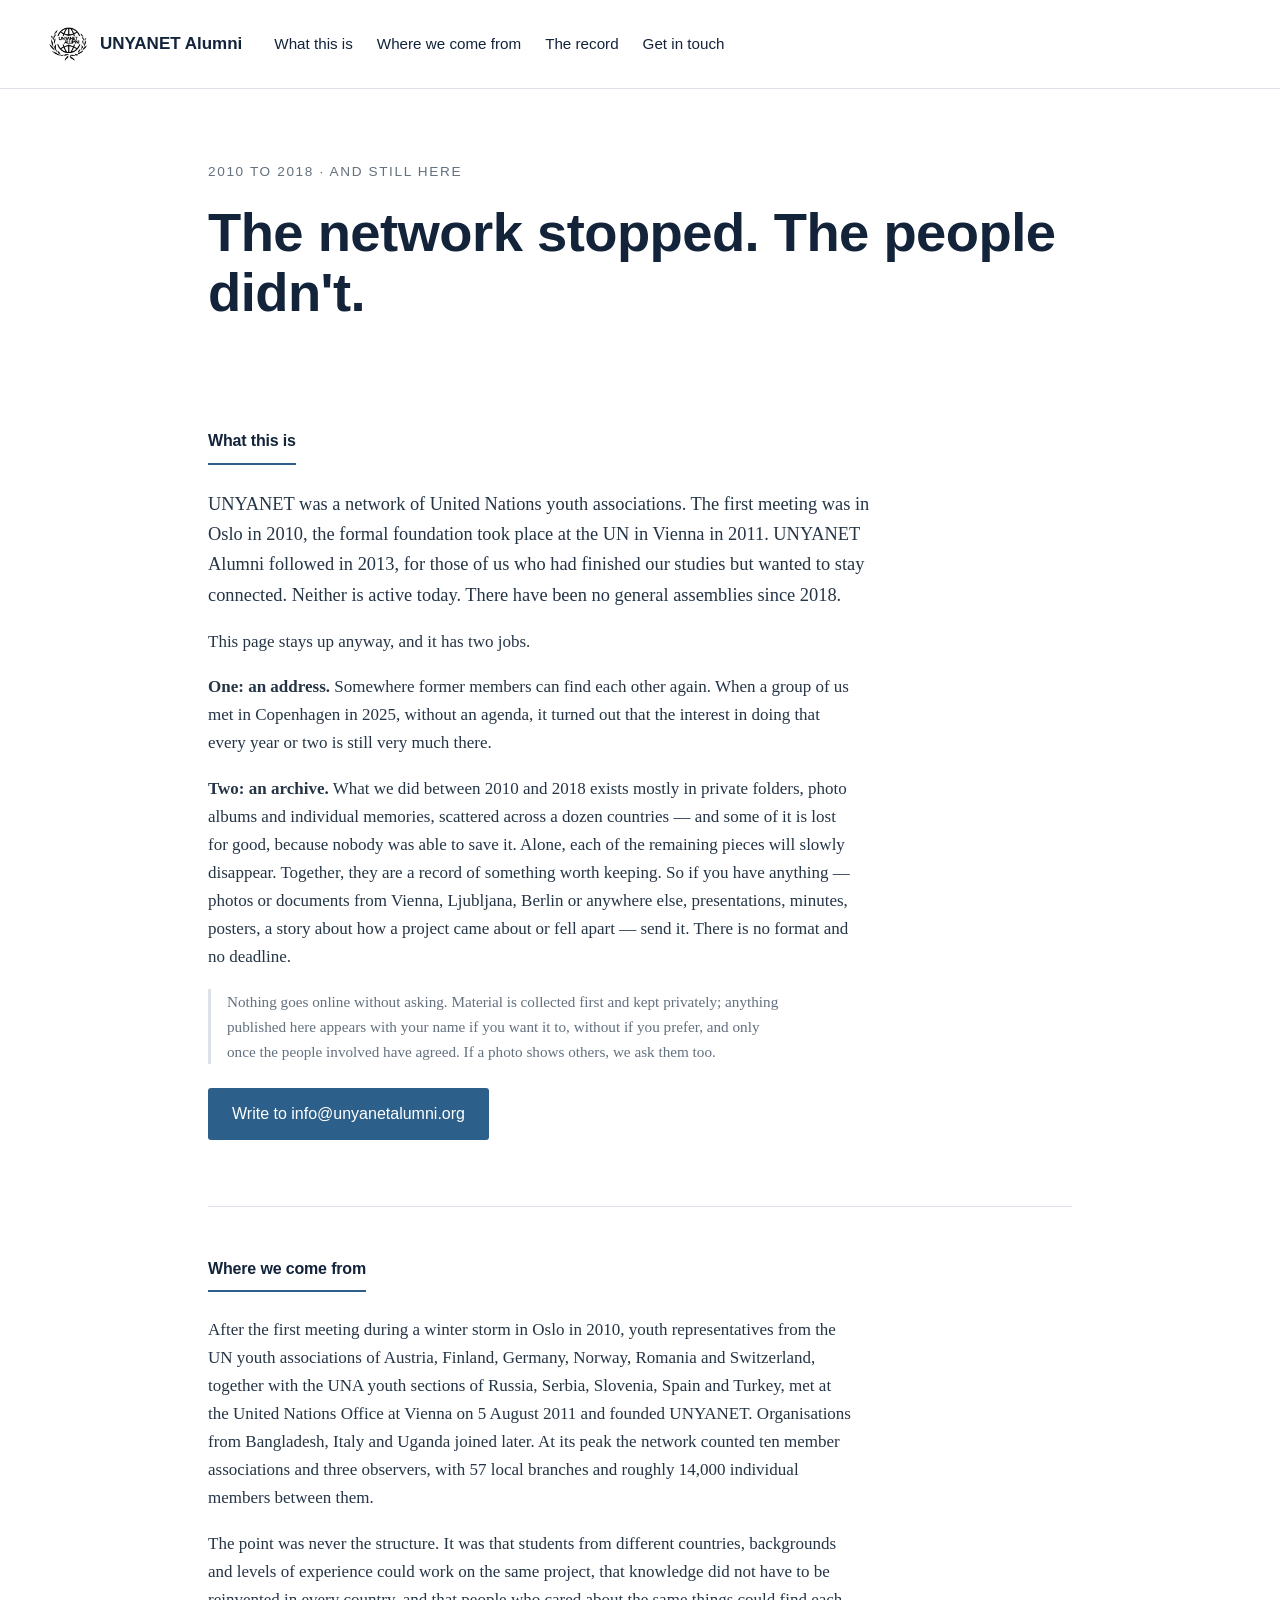
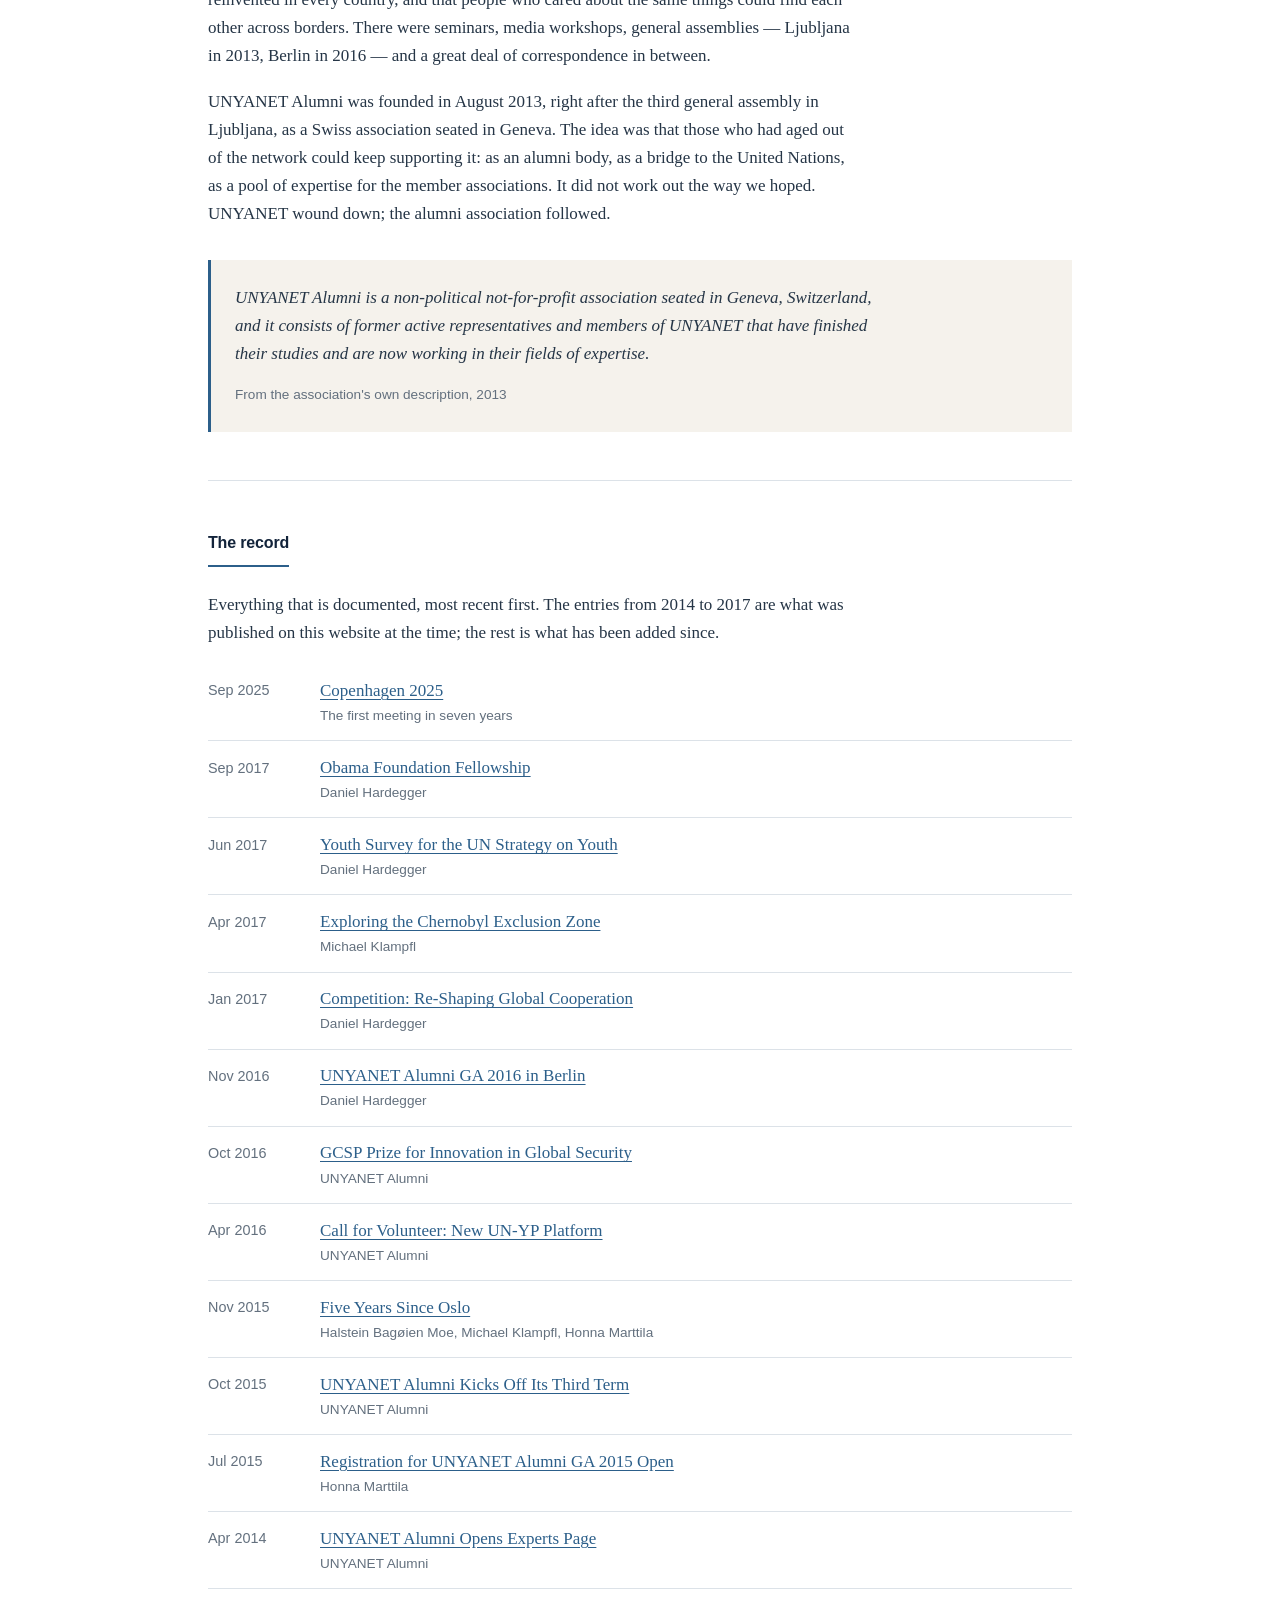
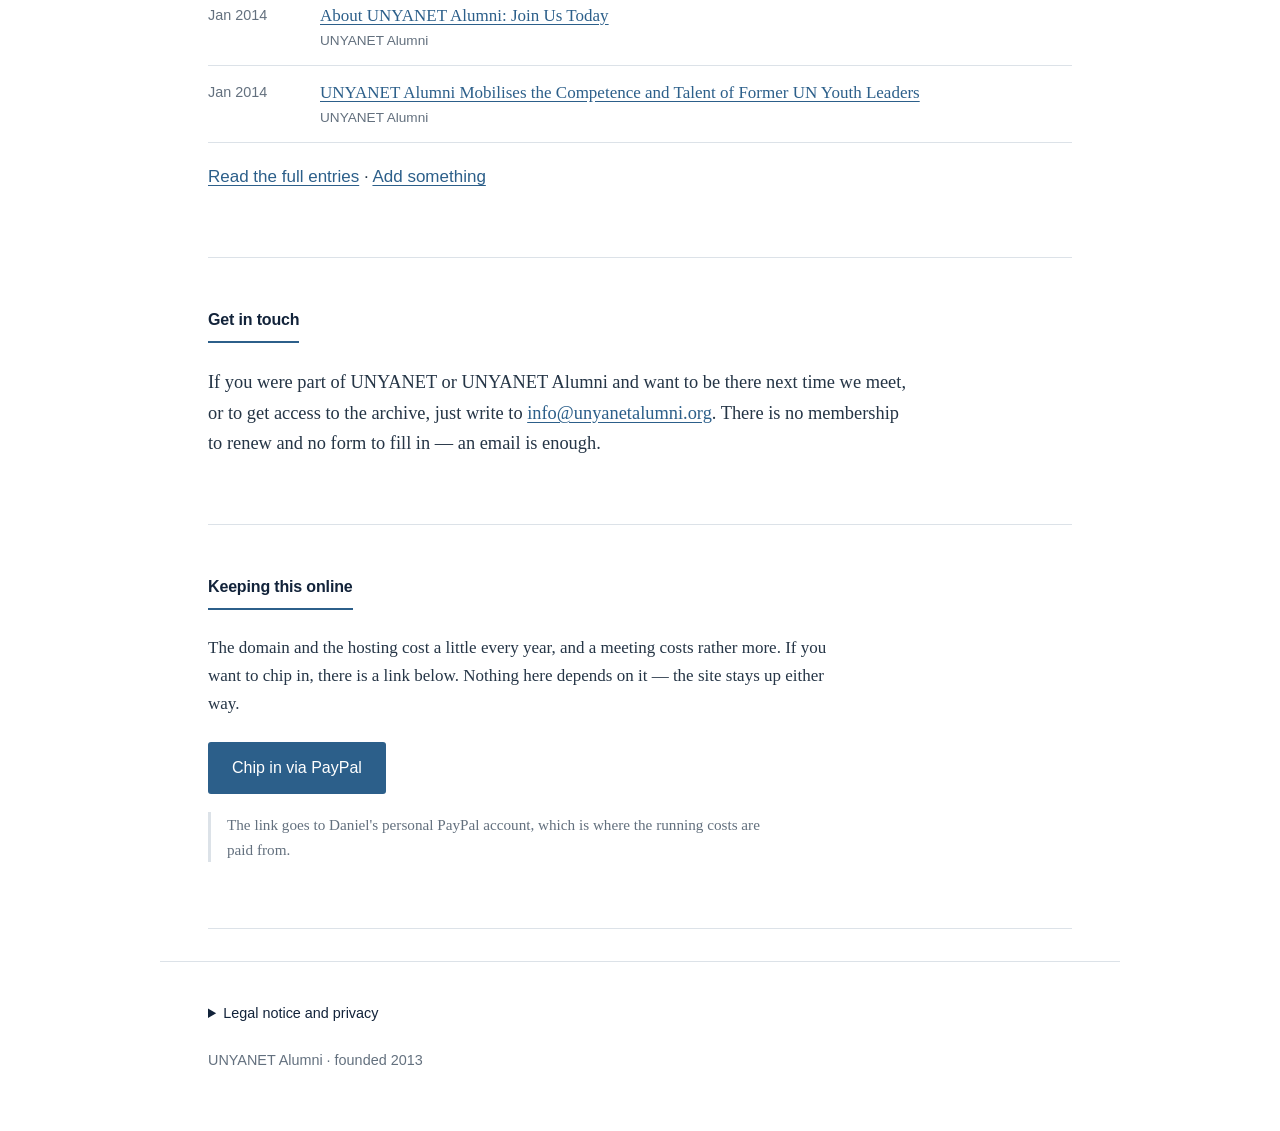
<file: index.html>
<!DOCTYPE html>
<html lang="en">
<head>
  <meta charset="utf-8">
  <meta name="viewport" content="width=device-width, initial-scale=1">
  <title>UNYANET Alumni</title>
  <meta name="description" content="UNYANET brought together United Nations youth associations from 2010 to 2018. The network is no longer active, but the people are still here. This page is where we find each other.">
  <link rel="canonical" href="https://unyanetalumni.org/">
  <link rel="stylesheet" href="style.css">
  <link rel="icon" type="image/png" sizes="512x512" href="assets/favicon.png">
  <link rel="apple-touch-icon" href="assets/favicon.png">
</head>
<body>

<header class="top">
  <a href="#" class="brand">
    <img src="assets/logo.png" alt="" width="120" height="120">
    <span>UNYANET Alumni</span>
  </a>
  <nav aria-label="Contents">
    <a href="#about">What this is</a>
    <a href="#history">Where we come from</a>
    <a href="#record">The record</a>
    <a href="#contact">Get in touch</a>
  </nav>
</header>

<main>

  <section class="hero">
    <p class="kicker">2010 to 2018 · and still here</p>
    <h1>The network stopped. The people didn't.</h1>
  </section>

  <section id="about">
    <h2>What this is</h2>
    <p class="lead">UNYANET was a network of United Nations youth associations. The first meeting was in Oslo in 2010, the formal foundation took place at the UN in Vienna in 2011. UNYANET Alumni followed in 2013, for those of us who had finished our studies but wanted to stay connected. Neither is active today. There have been no general assemblies since 2018.</p>
    <p>This page stays up anyway, and it has two jobs.</p>
    <p><strong>One: an address.</strong> Somewhere former members can find each other again. When a group of us met in Copenhagen in 2025, without an agenda, it turned out that the interest in doing that every year or two is still very much there.</p>
    <p><strong>Two: an archive.</strong> What we did between 2010 and 2018 exists mostly in private folders, photo albums and individual memories, scattered across a dozen countries — and some of it is lost for good, because nobody was able to save it. Alone, each of the remaining pieces will slowly disappear. Together, they are a record of something worth keeping. So if you have anything — photos or documents from Vienna, Ljubljana, Berlin or anywhere else, presentations, minutes, posters, a story about how a project came about or fell apart — send it. There is no format and no deadline.</p>
    <p class="note">Nothing goes online without asking. Material is collected first and kept privately; anything published here appears with your name if you want it to, without if you prefer, and only once the people involved have agreed. If a photo shows others, we ask them too.</p>
    <p class="cta"><a href="mailto:info@unyanetalumni.org?subject=Archive">Write to info@unyanetalumni.org</a></p>
  </section>

  <section id="history">
    <h2>Where we come from</h2>
    <p>After the first meeting during a winter storm in Oslo in 2010, youth representatives from the UN youth associations of Austria, Finland, Germany, Norway, Romania and Switzerland, together with the UNA youth sections of Russia, Serbia, Slovenia, Spain and Turkey, met at the United Nations Office at Vienna on 5 August 2011 and founded UNYANET. Organisations from Bangladesh, Italy and Uganda joined later. At its peak the network counted ten member associations and three observers, with 57 local branches and roughly 14,000 individual members between them.</p>
    <p>The point was never the structure. It was that students from different countries, backgrounds and levels of experience could work on the same project, that knowledge did not have to be reinvented in every country, and that people who cared about the same things could find each other across borders. There were seminars, media workshops, general assemblies — Ljubljana in 2013, Berlin in 2016 — and a great deal of correspondence in between.</p>
    <p>UNYANET Alumni was founded in August 2013, right after the third general assembly in Ljubljana, as a Swiss association seated in Geneva. The idea was that those who had aged out of the network could keep supporting it: as an alumni body, as a bridge to the United Nations, as a pool of expertise for the member associations. It did not work out the way we hoped. UNYANET wound down; the alumni association followed.</p>
    <blockquote>
      <p>UNYANET Alumni is a non-political not-for-profit association seated in Geneva, Switzerland, and it consists of former active representatives and members of UNYANET that have finished their studies and are now working in their fields of expertise.</p>
      <cite>From the association's own description, 2013</cite>
    </blockquote>
  </section>

  <section id="record">
    <h2>The record</h2>
    <p>Everything that is documented, most recent first. The entries from 2014 to 2017 are what was published on this website at the time; the rest is what has been added since.</p>
    <ul class="list">
      <li><span class="when">Sep 2025</span><span><a href="archive.html#copenhagen-2025">Copenhagen 2025</a><small>The first meeting in seven years</small></span></li>
      <li><span class="when">Sep 2017</span><span><a href="archive.html#obama-fellowship">Obama Foundation Fellowship</a><small>Daniel Hardegger</small></span></li>
      <li><span class="when">Jun 2017</span><span><a href="archive.html#youth-survey">Youth Survey for the UN Strategy on Youth</a><small>Daniel Hardegger</small></span></li>
      <li><span class="when">Apr 2017</span><span><a href="archive.html#chernobyl">Exploring the Chernobyl Exclusion Zone</a><small>Michael Klampfl</small></span></li>
      <li><span class="when">Jan 2017</span><span><a href="archive.html#competition">Competition: Re-Shaping Global Cooperation</a><small>Daniel Hardegger</small></span></li>
      <li><span class="when">Nov 2016</span><span><a href="archive.html#ga-2016">UNYANET Alumni GA 2016 in Berlin</a><small>Daniel Hardegger</small></span></li>
      <li><span class="when">Oct 2016</span><span><a href="archive.html#gcsp-prize">GCSP Prize for Innovation in Global Security</a><small>UNYANET Alumni</small></span></li>
      <li><span class="when">Apr 2016</span><span><a href="archive.html#un-yp">Call for Volunteer: New UN-YP Platform</a><small>UNYANET Alumni</small></span></li>
      <li><span class="when">Nov 2015</span><span><a href="archive.html#oslo">Five Years Since Oslo</a><small>Halstein Bagøien Moe, Michael Klampfl, Honna Marttila</small></span></li>
      <li><span class="when">Oct 2015</span><span><a href="archive.html#third-term">UNYANET Alumni Kicks Off Its Third Term</a><small>UNYANET Alumni</small></span></li>
      <li><span class="when">Jul 2015</span><span><a href="archive.html#ga-2015">Registration for UNYANET Alumni GA 2015 Open</a><small>Honna Marttila</small></span></li>
      <li><span class="when">Apr 2014</span><span><a href="archive.html#experts">UNYANET Alumni Opens Experts Page</a><small>UNYANET Alumni</small></span></li>
      <li><span class="when">Jan 2014</span><span><a href="archive.html#join-us">About UNYANET Alumni: Join Us Today</a><small>UNYANET Alumni</small></span></li>
      <li><span class="when">Jan 2014</span><span><a href="archive.html#founded">UNYANET Alumni Mobilises the Competence and Talent of Former UN Youth Leaders</a><small>UNYANET Alumni</small></span></li>
    </ul>
    <p class="more"><a href="archive.html">Read the full entries</a> · <a href="#about">Add something</a></p>
  </section>

  <section id="contact">
    <h2>Get in touch</h2>
    <p class="lead">If you were part of UNYANET or UNYANET Alumni and want to be there next time we meet, or to get access to the archive, just write to <a href="mailto:info@unyanetalumni.org">info@unyanetalumni.org</a>. There is no membership to renew and no form to fill in — an email is enough.</p>
  </section>

  <section id="support">
    <h2>Keeping this online</h2>
    <p>The domain and the hosting cost a little every year, and a meeting costs rather more. If you want to chip in, there is a link below. Nothing here depends on it — the site stays up either way.</p>
    <p class="cta"><a href="https://www.paypal.com/paypalme/hardeggerdaniel" target="_blank" rel="noopener">Chip in via PayPal</a></p>
    <p class="note">The link goes to Daniel's personal PayPal account, which is where the running costs are paid from.</p>
  </section>

</main>

<footer>
  <details>
    <summary>Legal notice and privacy</summary>
    <p><strong>Responsible:</strong> Daniel Hardegger, c/o UNYANET Alumni, Kreuzstrasse 3h, 9032 Engelburg, Switzerland. Email: info@unyanetalumni.org.</p>
    <p><strong>Privacy:</strong> This site sets no cookies, loads no external scripts or fonts and uses no analytics or tracking. The hosting provider GitHub, Inc. (GitHub Pages) processes technically necessary access data such as IP address and time in server logs; see <a href="https://docs.github.com/en/site-policy/privacy-policies/github-general-privacy-statement">GitHub's privacy statement</a>. The PayPal link opens in a new tab; PayPal's own terms and privacy policy apply there.</p>
  </details>
  <p class="copy">UNYANET Alumni · founded 2013</p>
</footer>

</body>
</html>
</file>
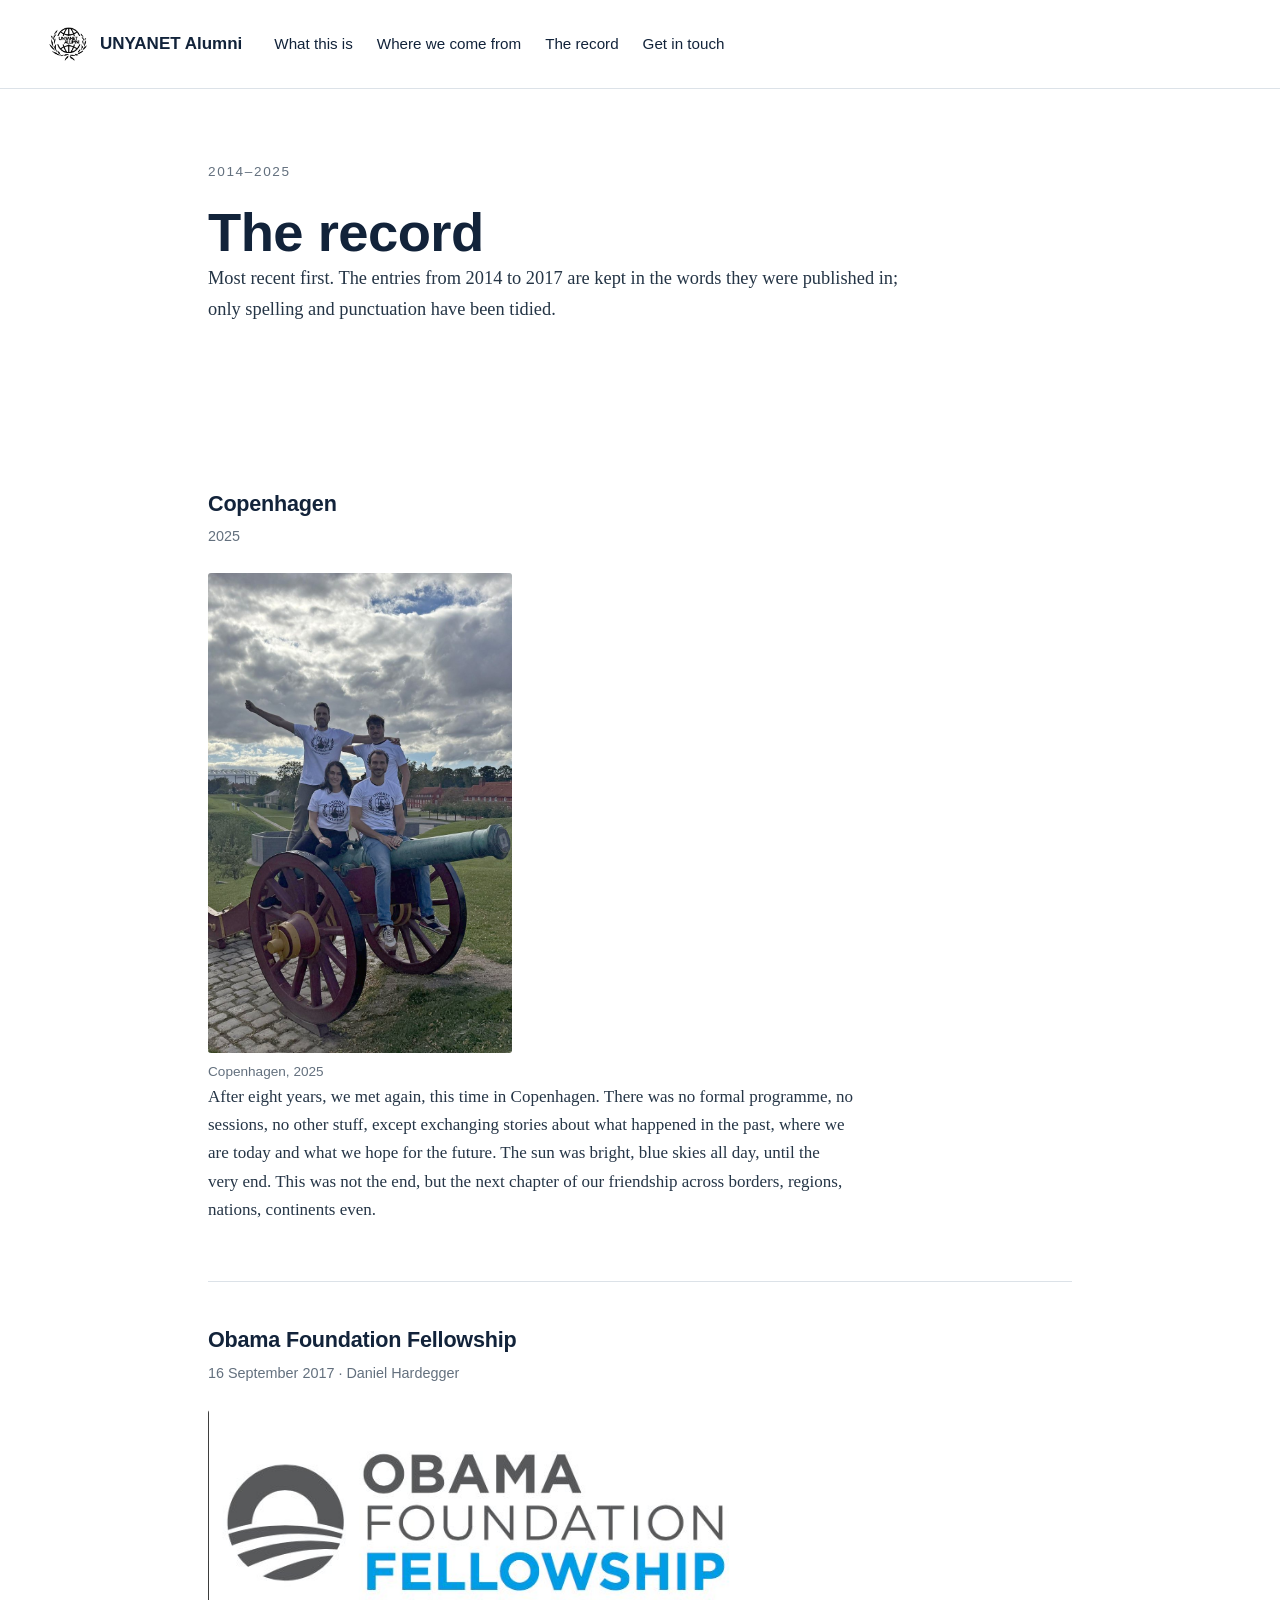
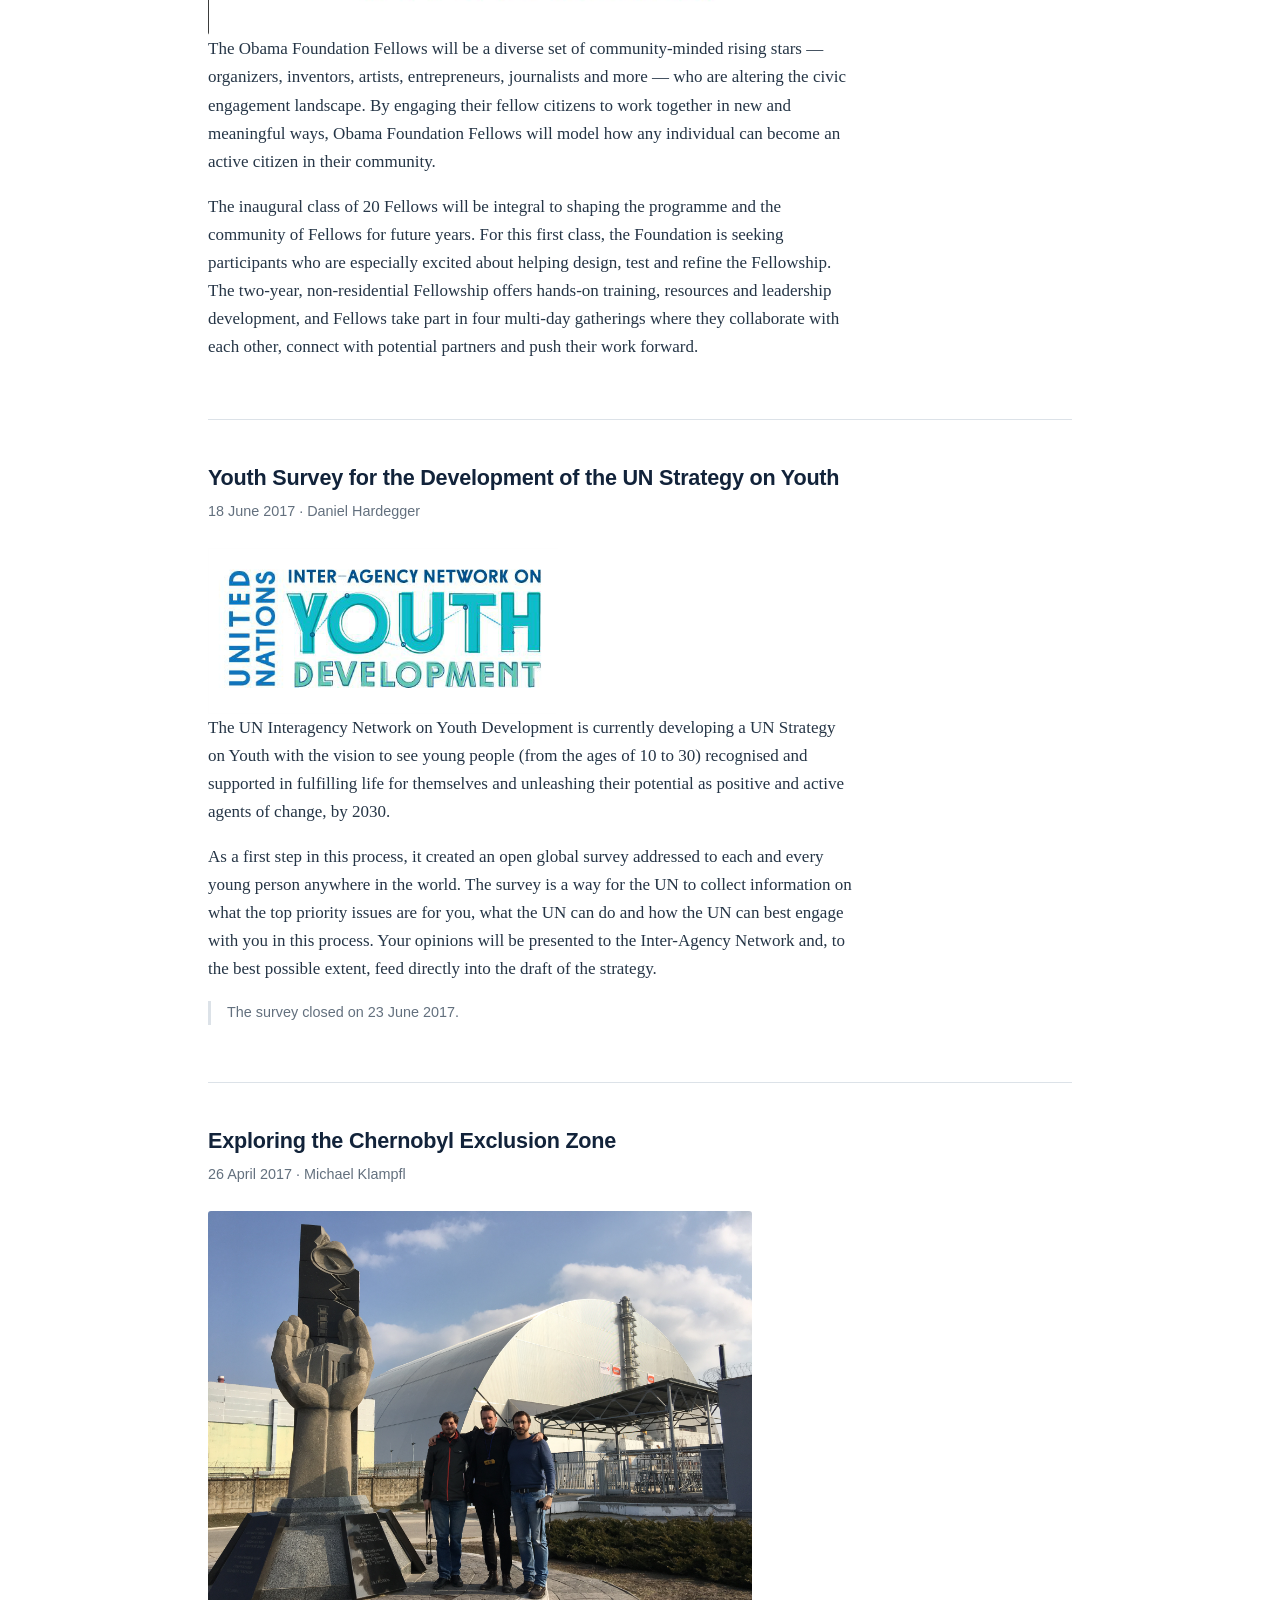
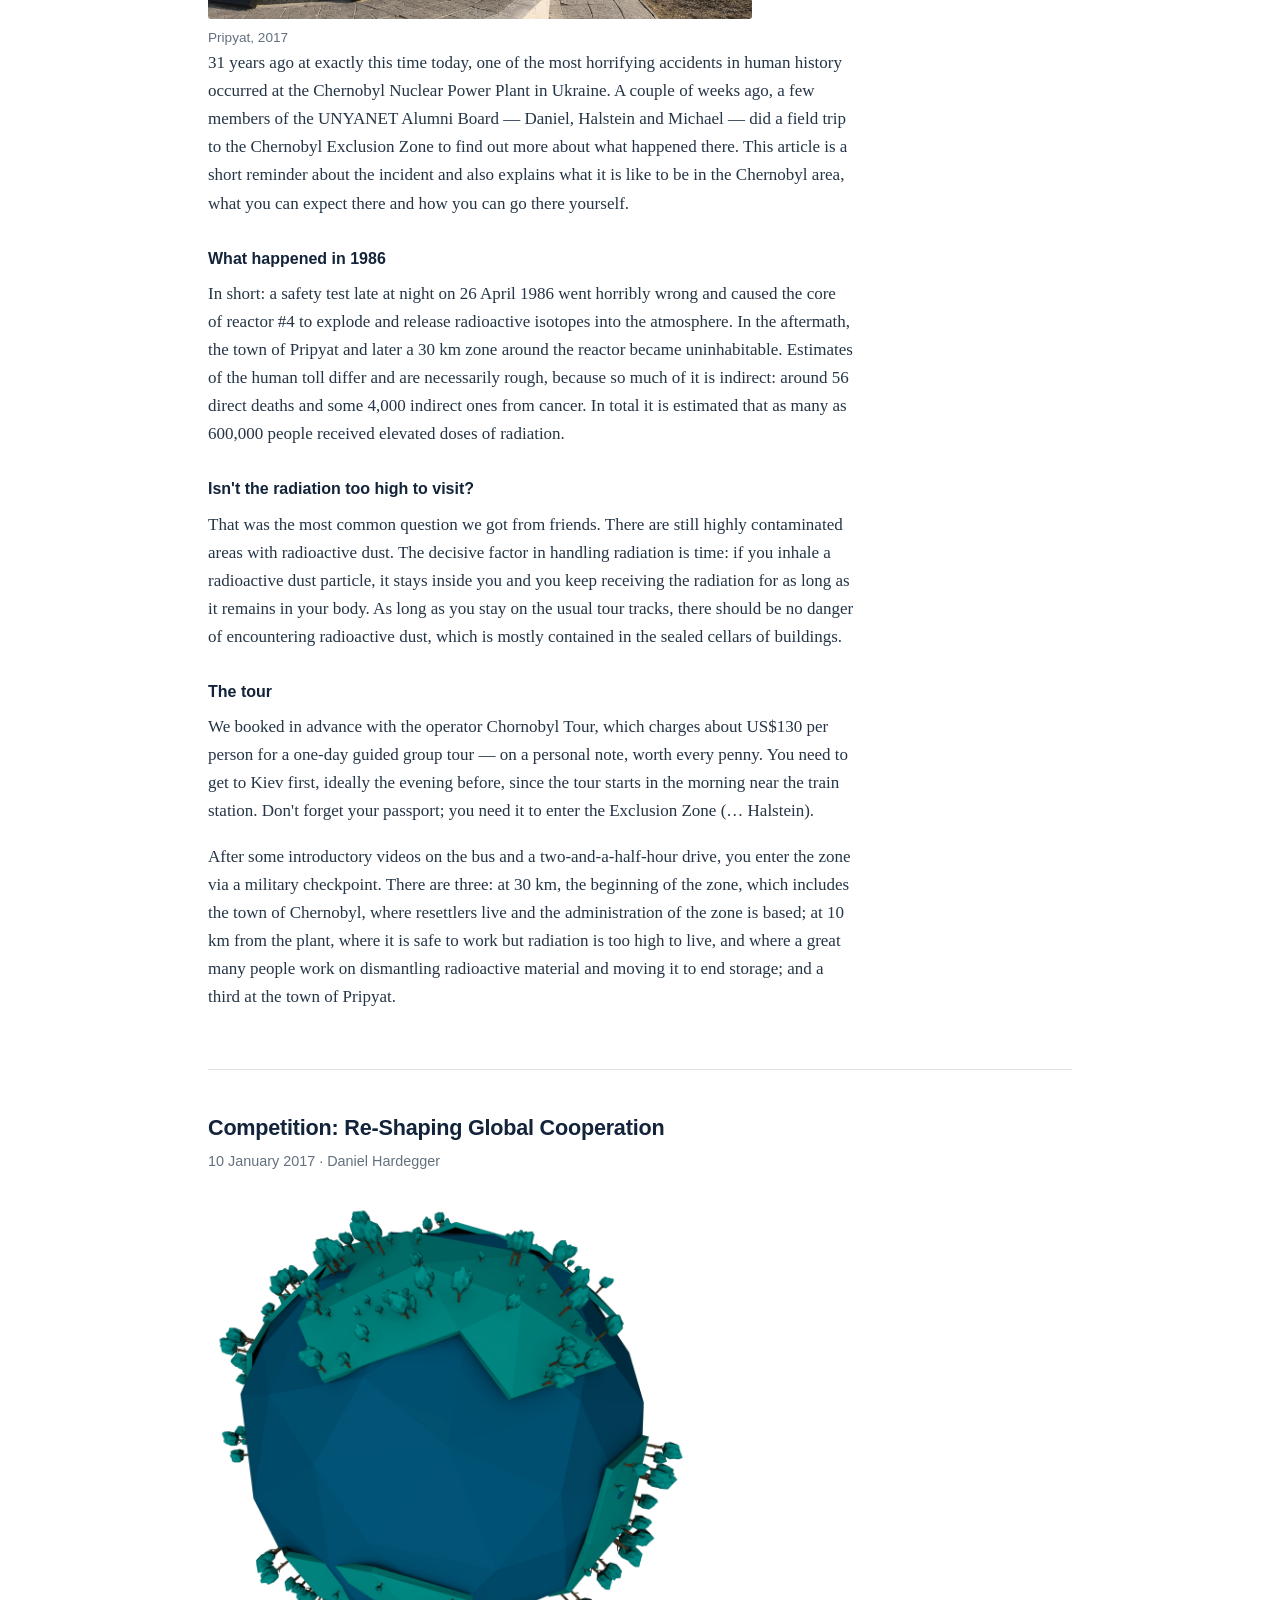
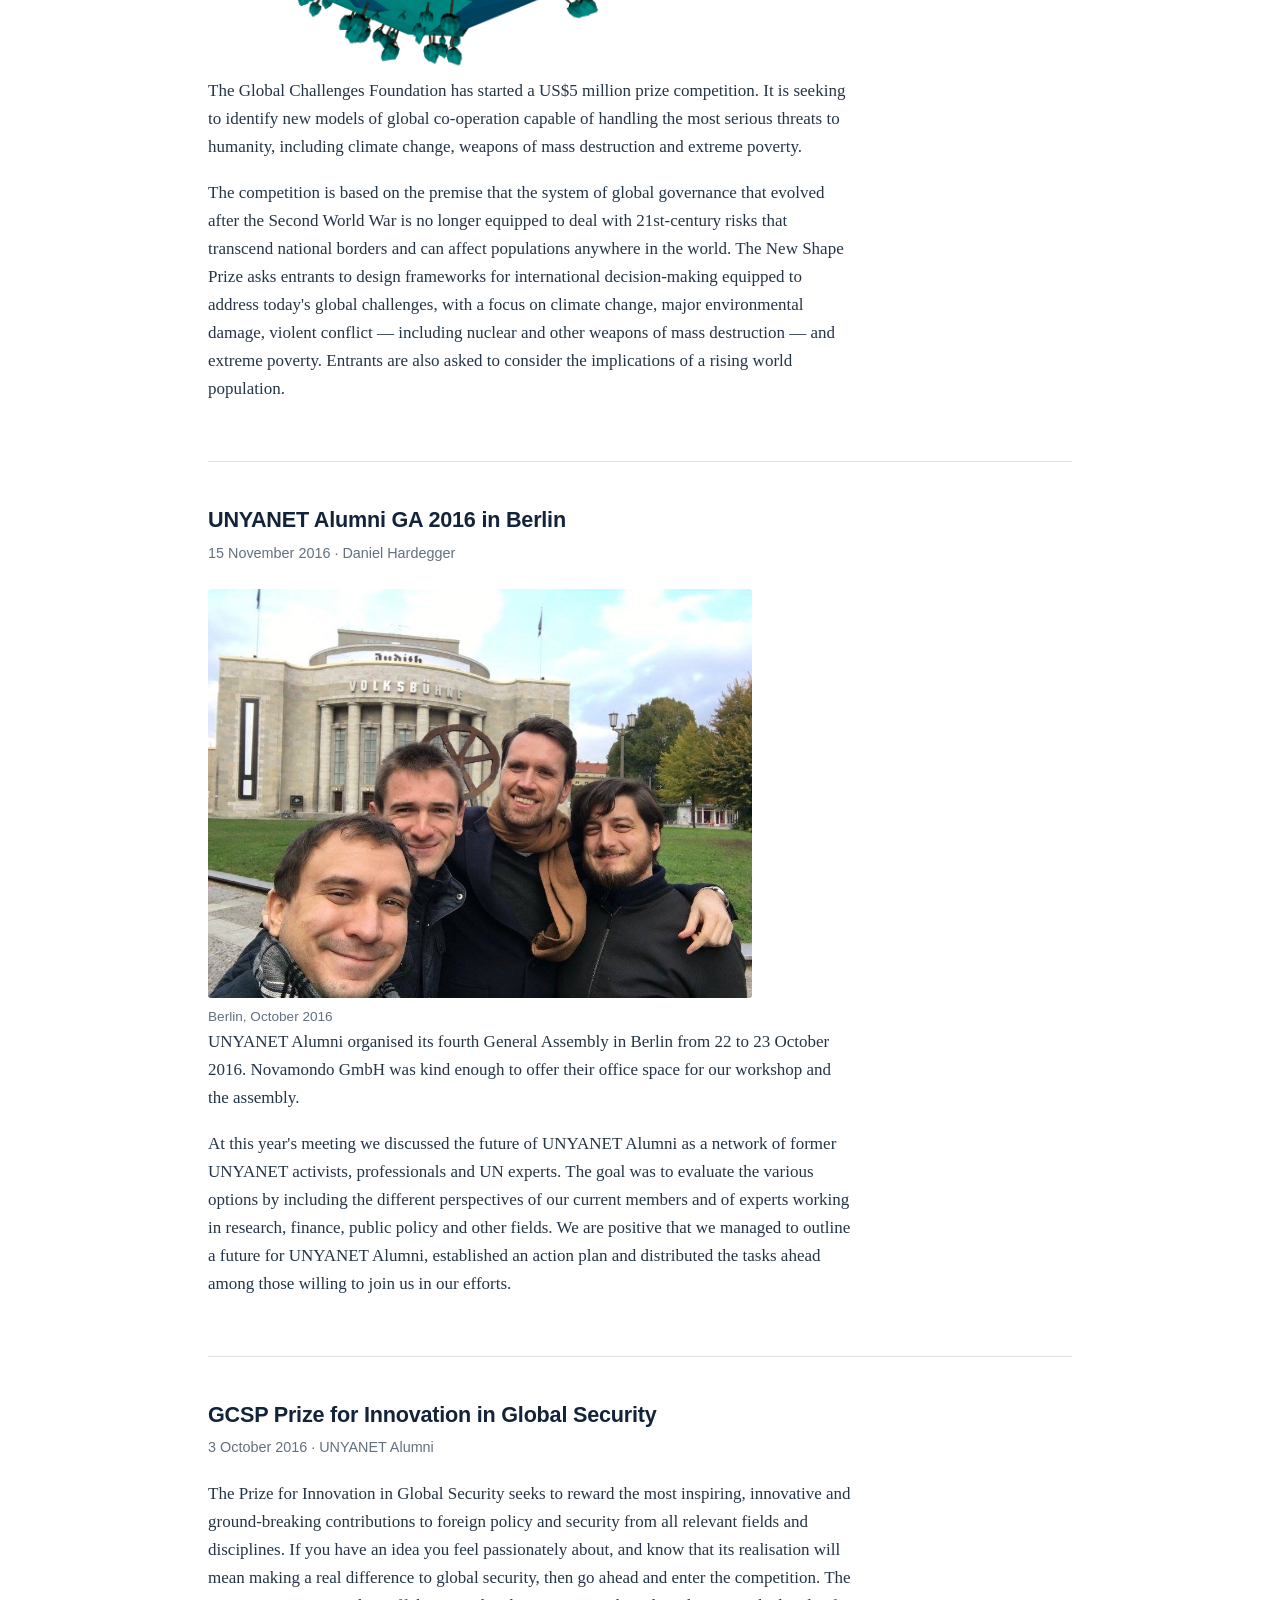
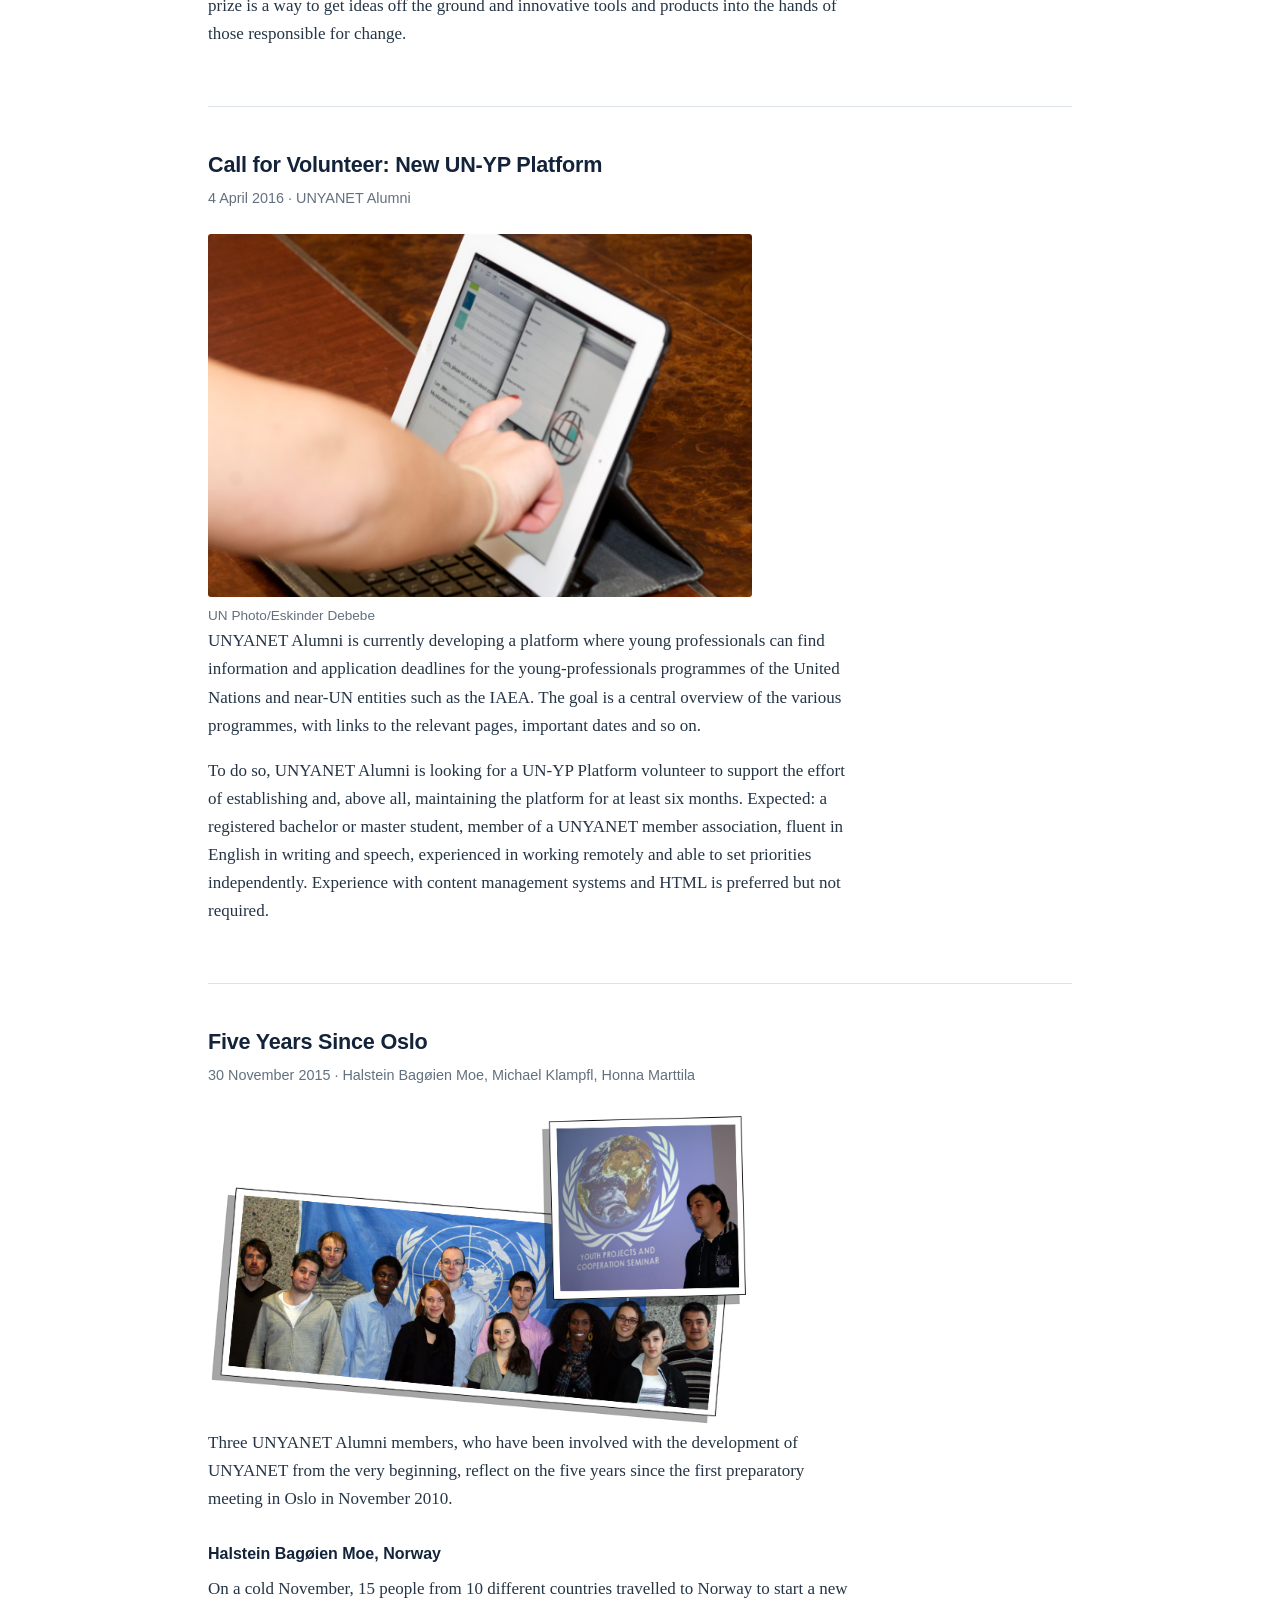
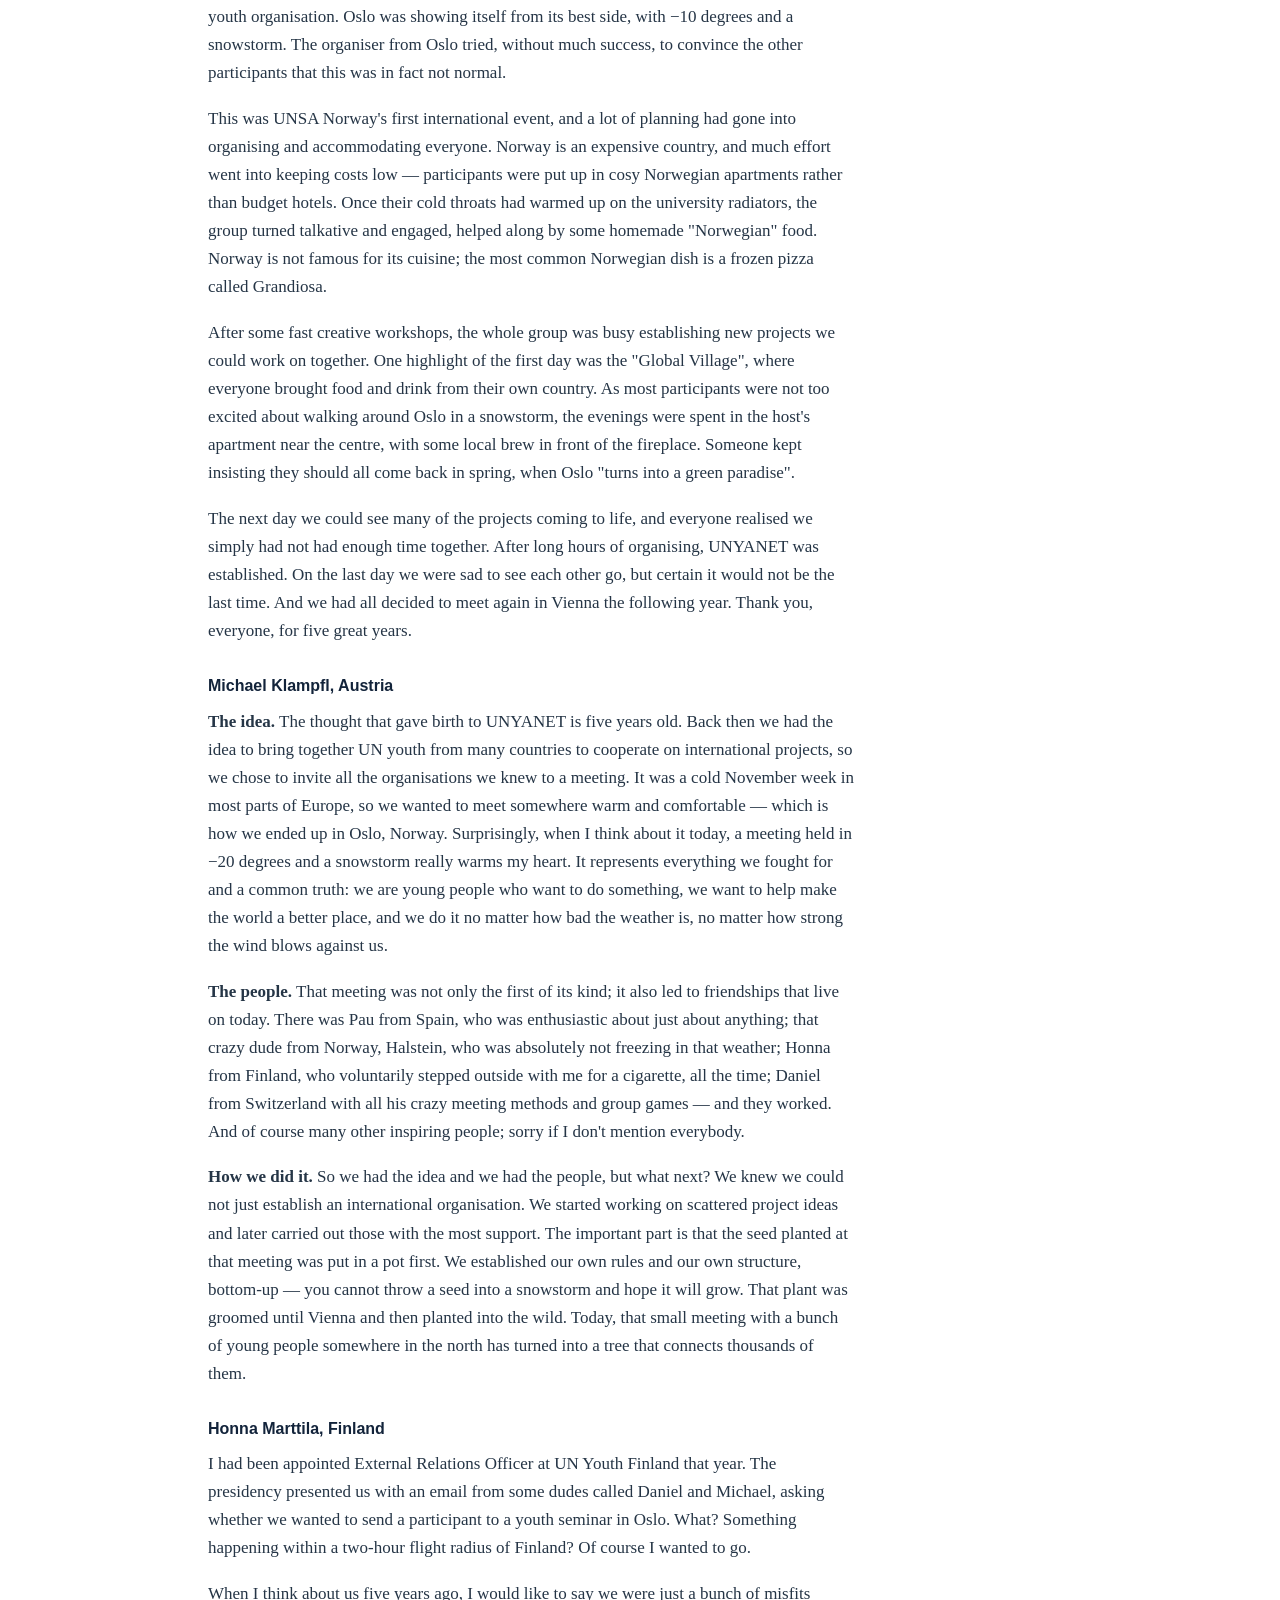
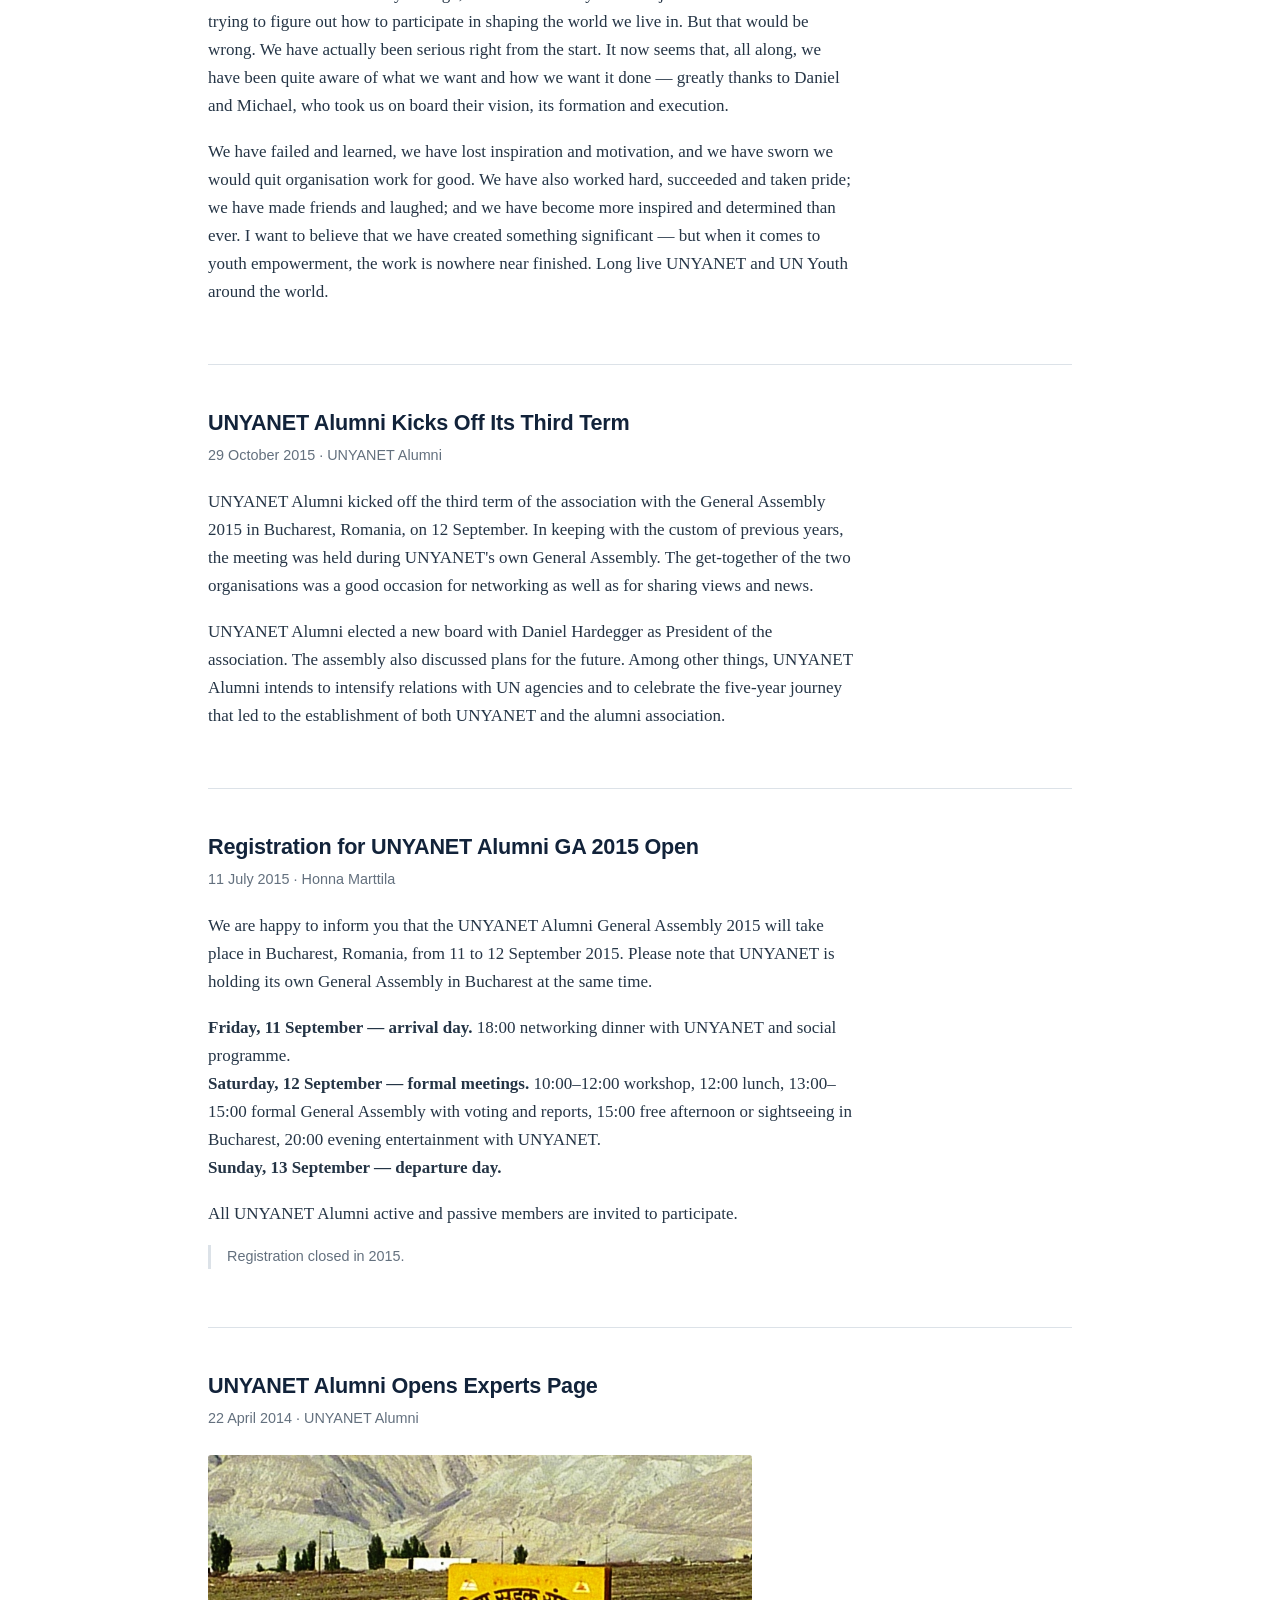
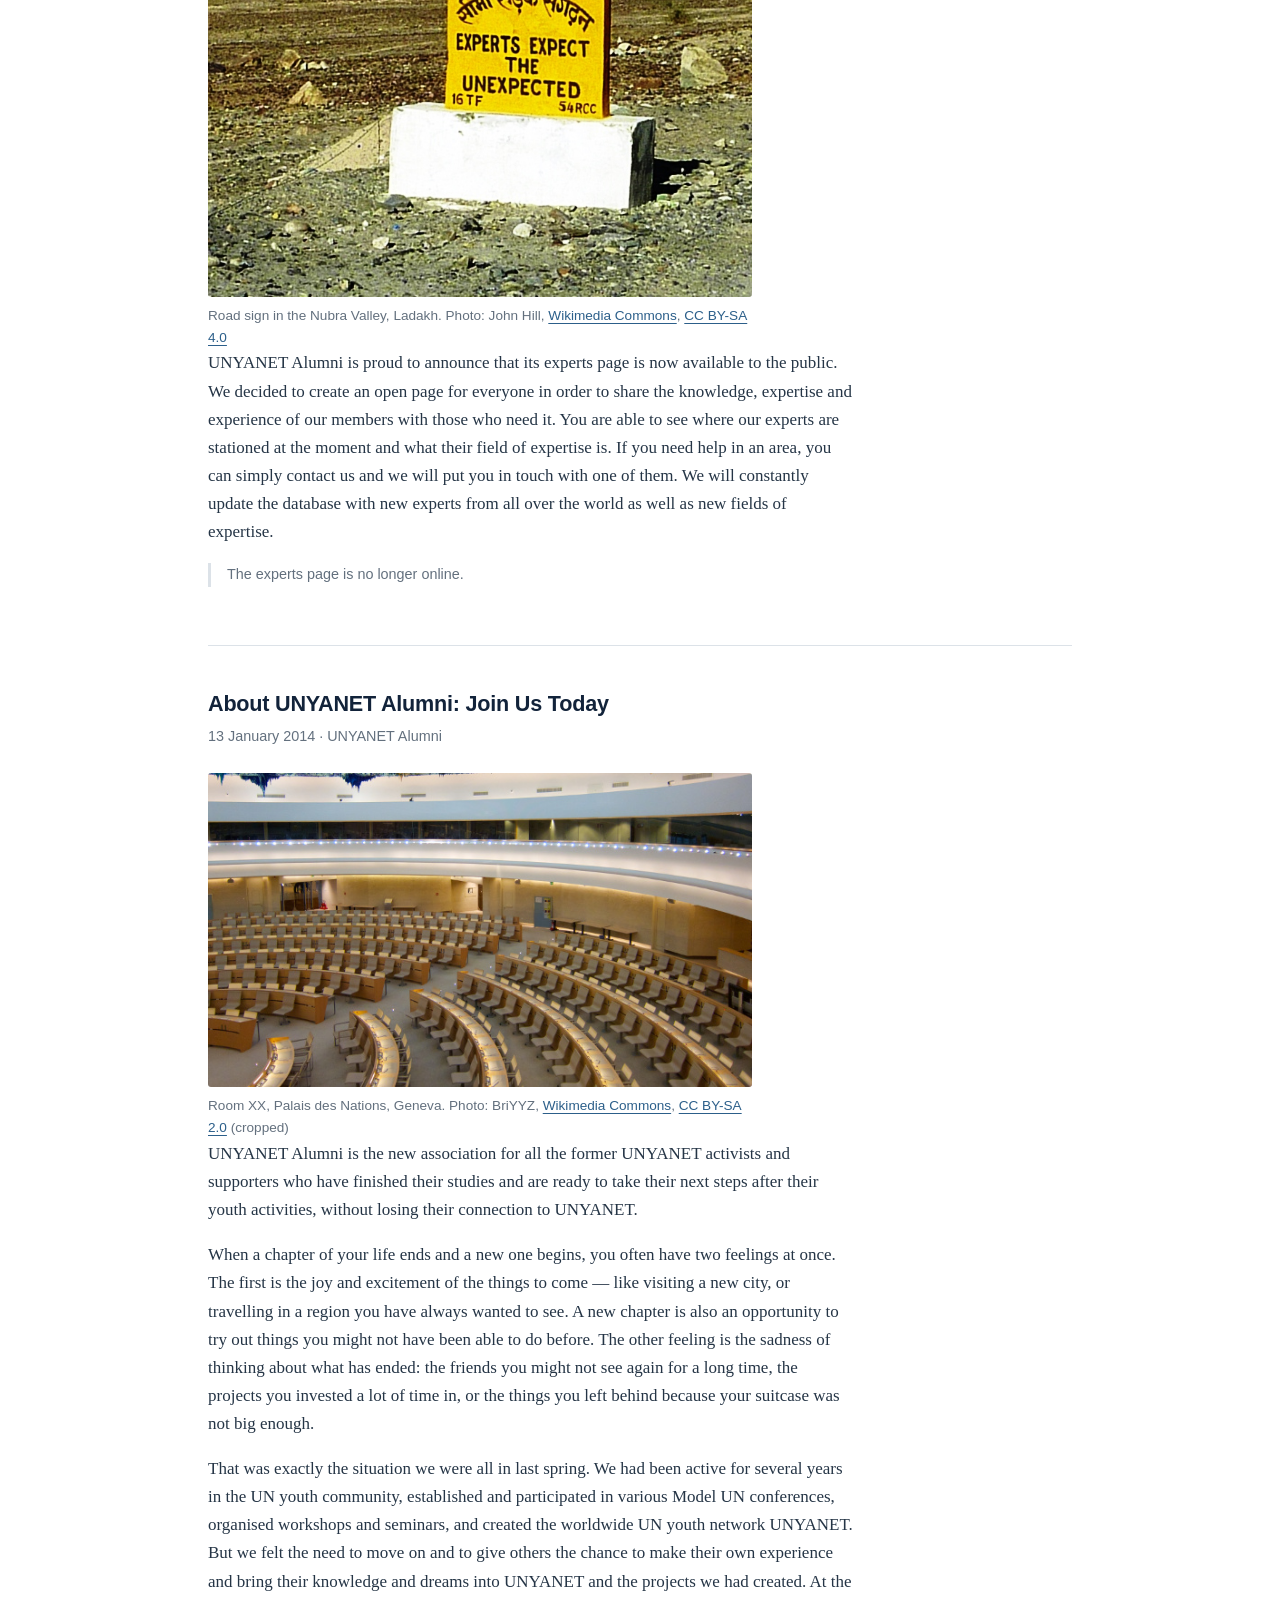
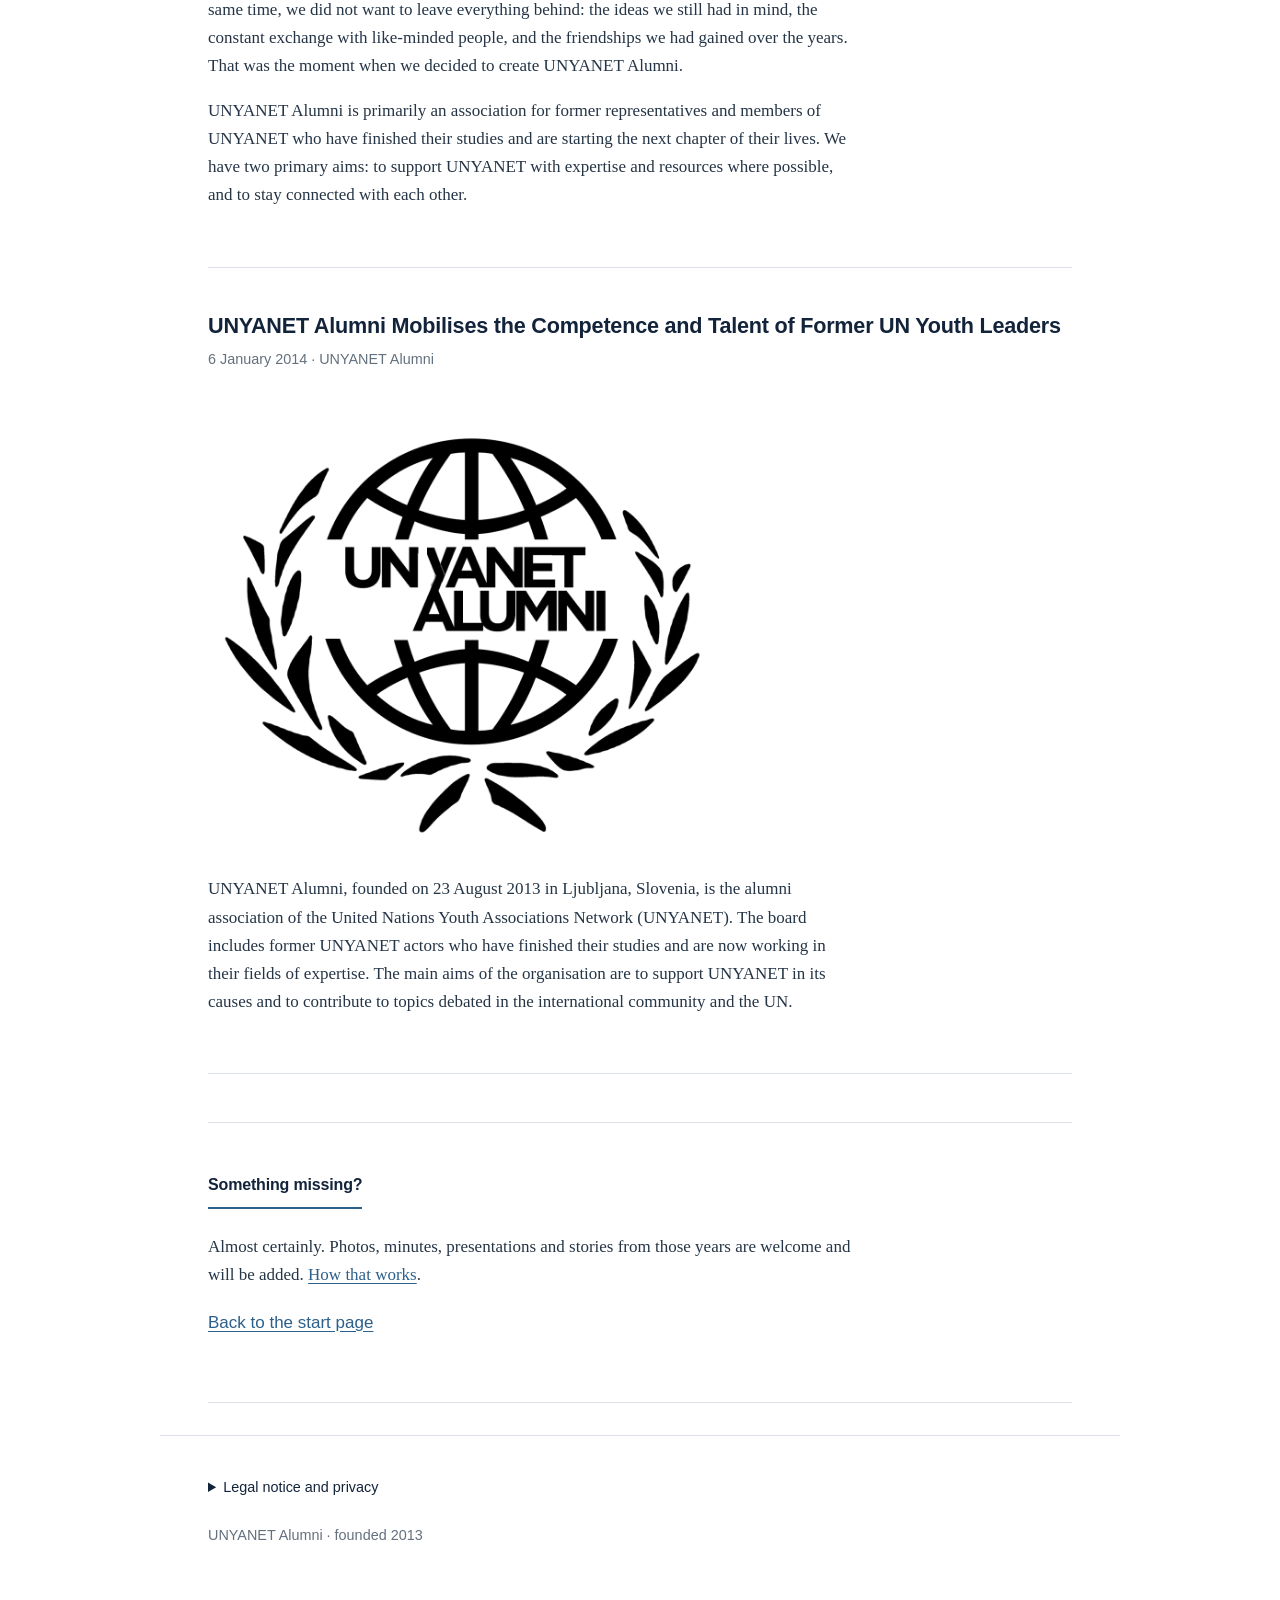
<file: archive.html>
<!DOCTYPE html>
<html lang="en">
<head>
  <meta charset="utf-8">
  <meta name="viewport" content="width=device-width, initial-scale=1">
  <title>The record – UNYANET Alumni</title>
  <meta name="description" content="Everything that is documented about UNYANET Alumni, 2014 to 2025.">
  <link rel="canonical" href="https://unyanetalumni.org/archive.html">
  <link rel="stylesheet" href="style.css">
  <link rel="icon" type="image/png" sizes="512x512" href="assets/favicon.png">
</head>
<body>

<header class="top">
  <a href="index.html" class="brand">
    <img src="assets/logo.png" alt="" width="120" height="120">
    <span>UNYANET Alumni</span>
  </a>
  <nav aria-label="Contents">
    <a href="index.html#about">What this is</a>
    <a href="index.html#history">Where we come from</a>
    <a href="archive.html">The record</a>
    <a href="index.html#contact">Get in touch</a>
  </nav>
</header>

<main>

  <section class="hero">
    <p class="kicker">2014–2025</p>
    <h1>The record</h1>
    <p class="lead">Most recent first. The entries from 2014 to 2017 are kept in the words they were published in; only spelling and punctuation have been tidied.</p>
  </section>

  <section>
    <article class="entry" id="copenhagen-2025">
      <h3>Copenhagen</h3>
      <p class="meta">2025</p>
      <figure>
        <img src="assets/copenhagen-2025.jpg" alt="Copenhagen, 2025">
        <figcaption>Copenhagen, 2025</figcaption>
      </figure>
      <p>After eight years, we met again, this time in Copenhagen. There was no formal programme, no sessions, no other stuff, except exchanging stories about what happened in the past, where we are today and what we hope for the future. The sun was bright, blue skies all day, until the very end. This was not the end, but the next chapter of our friendship across borders, regions, nations, continents even.</p>
    </article>
    <article class="entry" id="obama-fellowship">
      <h3>Obama Foundation Fellowship</h3>
      <p class="meta">16 September 2017 · Daniel Hardegger</p>
      <figure>
        <img src="assets/obama-foundation-fellowships.png" alt="Obama Foundation Fellowship">
      </figure>
      <p>The Obama Foundation Fellows will be a diverse set of community-minded rising stars — organizers, inventors, artists, entrepreneurs, journalists and more — who are altering the civic engagement landscape. By engaging their fellow citizens to work together in new and meaningful ways, Obama Foundation Fellows will model how any individual can become an active citizen in their community.</p>
      <p>The inaugural class of 20 Fellows will be integral to shaping the programme and the community of Fellows for future years. For this first class, the Foundation is seeking participants who are especially excited about helping design, test and refine the Fellowship. The two-year, non-residential Fellowship offers hands-on training, resources and leadership development, and Fellows take part in four multi-day gatherings where they collaborate with each other, connect with potential partners and push their work forward.</p>
    </article>
    <article class="entry" id="youth-survey">
      <h3>Youth Survey for the Development of the UN Strategy on Youth</h3>
      <p class="meta">18 June 2017 · Daniel Hardegger</p>
      <figure>
        <img src="assets/IAND.png" alt="Youth Survey for the Development of the UN Strategy on Youth">
      </figure>
      <p>The UN Interagency Network on Youth Development is currently developing a UN Strategy on Youth with the vision to see young people (from the ages of 10 to 30) recognised and supported in fulfilling life for themselves and unleashing their potential as positive and active agents of change, by 2030.</p>
      <p>As a first step in this process, it created an open global survey addressed to each and every young person anywhere in the world. The survey is a way for the UN to collect information on what the top priority issues are for you, what the UN can do and how the UN can best engage with you in this process. Your opinions will be presented to the Inter-Agency Network and, to the best possible extent, feed directly into the draft of the strategy.</p>
      <p class="closed">The survey closed on 23 June 2017.</p>
    </article>
    <article class="entry" id="chernobyl">
      <h3>Exploring the Chernobyl Exclusion Zone</h3>
      <p class="meta">26 April 2017 · Michael Klampfl</p>
      <figure>
        <img src="assets/chernobyl.jpg" alt="Pripyat, 2017">
        <figcaption>Pripyat, 2017</figcaption>
      </figure>
      <p>31 years ago at exactly this time today, one of the most horrifying accidents in human history occurred at the Chernobyl Nuclear Power Plant in Ukraine. A couple of weeks ago, a few members of the UNYANET Alumni Board — Daniel, Halstein and Michael — did a field trip to the Chernobyl Exclusion Zone to find out more about what happened there. This article is a short reminder about the incident and also explains what it is like to be in the Chernobyl area, what you can expect there and how you can go there yourself.</p>
      <h4>What happened in 1986</h4>
      <p>In short: a safety test late at night on 26 April 1986 went horribly wrong and caused the core of reactor #4 to explode and release radioactive isotopes into the atmosphere. In the aftermath, the town of Pripyat and later a 30 km zone around the reactor became uninhabitable. Estimates of the human toll differ and are necessarily rough, because so much of it is indirect: around 56 direct deaths and some 4,000 indirect ones from cancer. In total it is estimated that as many as 600,000 people received elevated doses of radiation.</p>
      <h4>Isn't the radiation too high to visit?</h4>
      <p>That was the most common question we got from friends. There are still highly contaminated areas with radioactive dust. The decisive factor in handling radiation is time: if you inhale a radioactive dust particle, it stays inside you and you keep receiving the radiation for as long as it remains in your body. As long as you stay on the usual tour tracks, there should be no danger of encountering radioactive dust, which is mostly contained in the sealed cellars of buildings.</p>
      <h4>The tour</h4>
      <p>We booked in advance with the operator Chornobyl Tour, which charges about US$130 per person for a one-day guided group tour — on a personal note, worth every penny. You need to get to Kiev first, ideally the evening before, since the tour starts in the morning near the train station. Don't forget your passport; you need it to enter the Exclusion Zone (… Halstein).</p>
      <p>After some introductory videos on the bus and a two-and-a-half-hour drive, you enter the zone via a military checkpoint. There are three: at 30 km, the beginning of the zone, which includes the town of Chernobyl, where resettlers live and the administration of the zone is based; at 10 km from the plant, where it is safe to work but radiation is too high to live, and where a great many people work on dismantling radioactive material and moving it to end storage; and a third at the town of Pripyat.</p>
    </article>
    <article class="entry" id="competition">
      <h3>Competition: Re-Shaping Global Cooperation</h3>
      <p class="meta">10 January 2017 · Daniel Hardegger</p>
      <figure>
        <img src="assets/globetrotter.png" alt="Competition: Re-Shaping Global Cooperation">
      </figure>
      <p>The Global Challenges Foundation has started a US$5 million prize competition. It is seeking to identify new models of global co-operation capable of handling the most serious threats to humanity, including climate change, weapons of mass destruction and extreme poverty.</p>
      <p>The competition is based on the premise that the system of global governance that evolved after the Second World War is no longer equipped to deal with 21st-century risks that transcend national borders and can affect populations anywhere in the world. The New Shape Prize asks entrants to design frameworks for international decision-making equipped to address today's global challenges, with a focus on climate change, major environmental damage, violent conflict — including nuclear and other weapons of mass destruction — and extreme poverty. Entrants are also asked to consider the implications of a rising world population.</p>
    </article>
    <article class="entry" id="ga-2016">
      <h3>UNYANET Alumni GA 2016 in Berlin</h3>
      <p class="meta">15 November 2016 · Daniel Hardegger</p>
      <figure>
        <img src="assets/ga-2016-berlin.jpg" alt="Berlin, October 2016">
        <figcaption>Berlin, October 2016</figcaption>
      </figure>
      <p>UNYANET Alumni organised its fourth General Assembly in Berlin from 22 to 23 October 2016. Novamondo GmbH was kind enough to offer their office space for our workshop and the assembly.</p>
      <p>At this year's meeting we discussed the future of UNYANET Alumni as a network of former UNYANET activists, professionals and UN experts. The goal was to evaluate the various options by including the different perspectives of our current members and of experts working in research, finance, public policy and other fields. We are positive that we managed to outline a future for UNYANET Alumni, established an action plan and distributed the tasks ahead among those willing to join us in our efforts.</p>
    </article>
    <article class="entry" id="gcsp-prize">
      <h3>GCSP Prize for Innovation in Global Security</h3>
      <p class="meta">3 October 2016 · UNYANET Alumni</p>
      <p>The Prize for Innovation in Global Security seeks to reward the most inspiring, innovative and ground-breaking contributions to foreign policy and security from all relevant fields and disciplines. If you have an idea you feel passionately about, and know that its realisation will mean making a real difference to global security, then go ahead and enter the competition. The prize is a way to get ideas off the ground and innovative tools and products into the hands of those responsible for change.</p>
    </article>
    <article class="entry" id="un-yp">
      <h3>Call for Volunteer: New UN-YP Platform</h3>
      <p class="meta">4 April 2016 · UNYANET Alumni</p>
      <figure>
        <img src="assets/CallforUNYP.jpg" alt="A hand pointing at a tablet screen">
        <figcaption>UN Photo/Eskinder Debebe</figcaption>
      </figure>
      <p>UNYANET Alumni is currently developing a platform where young professionals can find information and application deadlines for the young-professionals programmes of the United Nations and near-UN entities such as the IAEA. The goal is a central overview of the various programmes, with links to the relevant pages, important dates and so on.</p>
      <p>To do so, UNYANET Alumni is looking for a UN-YP Platform volunteer to support the effort of establishing and, above all, maintaining the platform for at least six months. Expected: a registered bachelor or master student, member of a UNYANET member association, fluent in English in writing and speech, experienced in working remotely and able to set priorities independently. Experience with content management systems and HTML is preferred but not required.</p>
    </article>
    <article class="entry" id="oslo">
      <h3>Five Years Since Oslo</h3>
      <p class="meta">30 November 2015 · Halstein Bagøien Moe, Michael Klampfl, Honna Marttila</p>
      <figure>
        <img src="assets/5yearssinceOslo.jpg" alt="Five Years Since Oslo">
      </figure>
      <p>Three UNYANET Alumni members, who have been involved with the development of UNYANET from the very beginning, reflect on the five years since the first preparatory meeting in Oslo in November 2010.</p>

      <h4>Halstein Bagøien Moe, Norway</h4>
      <p>On a cold November, 15 people from 10 different countries travelled to Norway to start a new youth organisation. Oslo was showing itself from its best side, with −10 degrees and a snowstorm. The organiser from Oslo tried, without much success, to convince the other participants that this was in fact not normal.</p>
      <p>This was UNSA Norway's first international event, and a lot of planning had gone into organising and accommodating everyone. Norway is an expensive country, and much effort went into keeping costs low — participants were put up in cosy Norwegian apartments rather than budget hotels. Once their cold throats had warmed up on the university radiators, the group turned talkative and engaged, helped along by some homemade "Norwegian" food. Norway is not famous for its cuisine; the most common Norwegian dish is a frozen pizza called Grandiosa.</p>
      <p>After some fast creative workshops, the whole group was busy establishing new projects we could work on together. One highlight of the first day was the "Global Village", where everyone brought food and drink from their own country. As most participants were not too excited about walking around Oslo in a snowstorm, the evenings were spent in the host's apartment near the centre, with some local brew in front of the fireplace. Someone kept insisting they should all come back in spring, when Oslo "turns into a green paradise".</p>
      <p>The next day we could see many of the projects coming to life, and everyone realised we simply had not had enough time together. After long hours of organising, UNYANET was established. On the last day we were sad to see each other go, but certain it would not be the last time. And we had all decided to meet again in Vienna the following year. Thank you, everyone, for five great years.</p>

      <h4>Michael Klampfl, Austria</h4>
      <p><strong>The idea.</strong> The thought that gave birth to UNYANET is five years old. Back then we had the idea to bring together UN youth from many countries to cooperate on international projects, so we chose to invite all the organisations we knew to a meeting. It was a cold November week in most parts of Europe, so we wanted to meet somewhere warm and comfortable — which is how we ended up in Oslo, Norway. Surprisingly, when I think about it today, a meeting held in −20 degrees and a snowstorm really warms my heart. It represents everything we fought for and a common truth: we are young people who want to do something, we want to help make the world a better place, and we do it no matter how bad the weather is, no matter how strong the wind blows against us.</p>
      <p><strong>The people.</strong> That meeting was not only the first of its kind; it also led to friendships that live on today. There was Pau from Spain, who was enthusiastic about just about anything; that crazy dude from Norway, Halstein, who was absolutely not freezing in that weather; Honna from Finland, who voluntarily stepped outside with me for a cigarette, all the time; Daniel from Switzerland with all his crazy meeting methods and group games — and they worked. And of course many other inspiring people; sorry if I don't mention everybody.</p>
      <p><strong>How we did it.</strong> So we had the idea and we had the people, but what next? We knew we could not just establish an international organisation. We started working on scattered project ideas and later carried out those with the most support. The important part is that the seed planted at that meeting was put in a pot first. We established our own rules and our own structure, bottom-up — you cannot throw a seed into a snowstorm and hope it will grow. That plant was groomed until Vienna and then planted into the wild. Today, that small meeting with a bunch of young people somewhere in the north has turned into a tree that connects thousands of them.</p>

      <h4>Honna Marttila, Finland</h4>
      <p>I had been appointed External Relations Officer at UN Youth Finland that year. The presidency presented us with an email from some dudes called Daniel and Michael, asking whether we wanted to send a participant to a youth seminar in Oslo. What? Something happening within a two-hour flight radius of Finland? Of course I wanted to go.</p>
      <p>When I think about us five years ago, I would like to say we were just a bunch of misfits trying to figure out how to participate in shaping the world we live in. But that would be wrong. We have actually been serious right from the start. It now seems that, all along, we have been quite aware of what we want and how we want it done — greatly thanks to Daniel and Michael, who took us on board their vision, its formation and execution.</p>
      <p>We have failed and learned, we have lost inspiration and motivation, and we have sworn we would quit organisation work for good. We have also worked hard, succeeded and taken pride; we have made friends and laughed; and we have become more inspired and determined than ever. I want to believe that we have created something significant — but when it comes to youth empowerment, the work is nowhere near finished. Long live UNYANET and UN Youth around the world.</p>
    </article>
    <article class="entry" id="third-term">
      <h3>UNYANET Alumni Kicks Off Its Third Term</h3>
      <p class="meta">29 October 2015 · UNYANET Alumni</p>
      <p>UNYANET Alumni kicked off the third term of the association with the General Assembly 2015 in Bucharest, Romania, on 12 September. In keeping with the custom of previous years, the meeting was held during UNYANET's own General Assembly. The get-together of the two organisations was a good occasion for networking as well as for sharing views and news.</p>
      <p>UNYANET Alumni elected a new board with Daniel Hardegger as President of the association. The assembly also discussed plans for the future. Among other things, UNYANET Alumni intends to intensify relations with UN agencies and to celebrate the five-year journey that led to the establishment of both UNYANET and the alumni association.</p>
    </article>
    <article class="entry" id="ga-2015">
      <h3>Registration for UNYANET Alumni GA 2015 Open</h3>
      <p class="meta">11 July 2015 · Honna Marttila</p>
      <p>We are happy to inform you that the UNYANET Alumni General Assembly 2015 will take place in Bucharest, Romania, from 11 to 12 September 2015. Please note that UNYANET is holding its own General Assembly in Bucharest at the same time.</p>
      <p><strong>Friday, 11 September — arrival day.</strong> 18:00 networking dinner with UNYANET and social programme.<br>
      <strong>Saturday, 12 September — formal meetings.</strong> 10:00–12:00 workshop, 12:00 lunch, 13:00–15:00 formal General Assembly with voting and reports, 15:00 free afternoon or sightseeing in Bucharest, 20:00 evening entertainment with UNYANET.<br>
      <strong>Sunday, 13 September — departure day.</strong></p>
      <p>All UNYANET Alumni active and passive members are invited to participate.</p>
      <p class="closed">Registration closed in 2015.</p>
    </article>
    <article class="entry" id="experts">
      <h3>UNYANET Alumni Opens Experts Page</h3>
      <p class="meta">22 April 2014 · UNYANET Alumni</p>
      <figure>
        <img src="assets/ExpertsAnnouncement.jpg" alt="Road sign reading &quot;Experts expect the unexpected&quot;">
        <figcaption>Road sign in the Nubra Valley, Ladakh. Photo: John Hill, <a href="https://commons.wikimedia.org/wiki/File:Experts_Expect_the_Unexpected._Nubra.jpg">Wikimedia Commons</a>, <a href="https://creativecommons.org/licenses/by-sa/4.0/">CC BY-SA 4.0</a></figcaption>
      </figure>
      <p>UNYANET Alumni is proud to announce that its experts page is now available to the public. We decided to create an open page for everyone in order to share the knowledge, expertise and experience of our members with those who need it. You are able to see where our experts are stationed at the moment and what their field of expertise is. If you need help in an area, you can simply contact us and we will put you in touch with one of them. We will constantly update the database with new experts from all over the world as well as new fields of expertise.</p>
      <p class="closed">The experts page is no longer online.</p>
    </article>
    <article class="entry" id="join-us">
      <h3>About UNYANET Alumni: Join Us Today</h3>
      <p class="meta">13 January 2014 · UNYANET Alumni</p>
      <figure>
        <img src="assets/UNYANETAlumniJoin.jpg" alt="Room XX of the Palais des Nations in Geneva">
        <figcaption>Room XX, Palais des Nations, Geneva. Photo: BriYYZ, <a href="https://commons.wikimedia.org/wiki/File:Room_XX,_Palais_des_Nations_(6309176597)_(2).jpg">Wikimedia Commons</a>, <a href="https://creativecommons.org/licenses/by-sa/2.0/">CC BY-SA 2.0</a> (cropped)</figcaption>
      </figure>
      <p>UNYANET Alumni is the new association for all the former UNYANET activists and supporters who have finished their studies and are ready to take their next steps after their youth activities, without losing their connection to UNYANET.</p>
      <p>When a chapter of your life ends and a new one begins, you often have two feelings at once. The first is the joy and excitement of the things to come — like visiting a new city, or travelling in a region you have always wanted to see. A new chapter is also an opportunity to try out things you might not have been able to do before. The other feeling is the sadness of thinking about what has ended: the friends you might not see again for a long time, the projects you invested a lot of time in, or the things you left behind because your suitcase was not big enough.</p>
      <p>That was exactly the situation we were all in last spring. We had been active for several years in the UN youth community, established and participated in various Model UN conferences, organised workshops and seminars, and created the worldwide UN youth network UNYANET. But we felt the need to move on and to give others the chance to make their own experience and bring their knowledge and dreams into UNYANET and the projects we had created. At the same time, we did not want to leave everything behind: the ideas we still had in mind, the constant exchange with like-minded people, and the friendships we had gained over the years. That was the moment when we decided to create UNYANET Alumni.</p>
      <p>UNYANET Alumni is primarily an association for former representatives and members of UNYANET who have finished their studies and are starting the next chapter of their lives. We have two primary aims: to support UNYANET with expertise and resources where possible, and to stay connected with each other.</p>
    </article>
    <article class="entry" id="founded">
      <h3>UNYANET Alumni Mobilises the Competence and Talent of Former UN Youth Leaders</h3>
      <p class="meta">6 January 2014 · UNYANET Alumni</p>
      <figure>
        <img src="assets/logo.png" alt="UNYANET Alumni Mobilises the Competence and Talent of Former UN Youth Leaders">
      </figure>
      <p>UNYANET Alumni, founded on 23 August 2013 in Ljubljana, Slovenia, is the alumni association of the United Nations Youth Associations Network (UNYANET). The board includes former UNYANET actors who have finished their studies and are now working in their fields of expertise. The main aims of the organisation are to support UNYANET in its causes and to contribute to topics debated in the international community and the UN.</p>
    </article>
  </section>

  <section>
    <h2>Something missing?</h2>
    <p>Almost certainly. Photos, minutes, presentations and stories from those years are welcome and will be added. <a href="index.html#about">How that works</a>.</p>
    <p class="more"><a href="index.html">Back to the start page</a></p>
  </section>

</main>

<footer>
  <details>
    <summary>Legal notice and privacy</summary>
    <p><strong>Responsible:</strong> Daniel Hardegger, c/o UNYANET Alumni, Kreuzstrasse 3h, 9032 Engelburg, Switzerland. Email: info@unyanetalumni.org.</p>
    <p><strong>Privacy:</strong> This site sets no cookies, loads no external scripts or fonts and uses no analytics or tracking. The hosting provider GitHub, Inc. (GitHub Pages) processes technically necessary access data such as IP address and time in server logs; see <a href="https://docs.github.com/en/site-policy/privacy-policies/github-general-privacy-statement">GitHub's privacy statement</a>.</p>
  </details>
  <p class="copy">UNYANET Alumni · founded 2013</p>
</footer>

</body>
</html>
</file>
<file: style.css>
:root {
  --ink: #12233A;
  --text: #253546;
  --muted: #63707E;
  --line: #DCE2E8;
  --blue: #2C5F8A;
  --sand: #F5F2EC;
  --sans: "Segoe UI", "Helvetica Neue", Helvetica, Arial, sans-serif;
  --serif: Georgia, "Times New Roman", serif;
}
* { box-sizing: border-box; }
html { scroll-behavior: smooth; }
@media (prefers-reduced-motion: reduce) { html { scroll-behavior: auto; } }
body { margin: 0; overflow-x: hidden; background: #fff; color: var(--text); font-family: var(--serif); font-size: 1.0625rem; line-height: 1.65; }

a { color: var(--blue); text-underline-offset: 3px; }
a:hover { color: var(--ink); }
:focus-visible { outline: 2px solid var(--blue); outline-offset: 3px; }
img { max-width: 100%; height: auto; display: block; }
h1, h2, h3 { font-family: var(--sans); color: var(--ink); margin: 0; font-weight: 600; letter-spacing: -0.01em; }
p { margin: 0 0 1.1rem; max-width: 38em; }

.top { display: flex; flex-wrap: wrap; align-items: center; gap: 1rem 2rem; padding: 1.25rem 1.5rem; border-bottom: 1px solid var(--line); min-width: 0; }
.brand { display: flex; align-items: center; gap: .75rem; text-decoration: none; color: var(--ink); font-family: var(--sans); font-weight: 600; }
.brand img { width: 2.5rem; height: 2.5rem; }
.top nav { display: flex; flex-wrap: wrap; gap: .25rem 1.5rem; min-width: 0; }
.top nav a { text-decoration: none; font-family: var(--sans); font-size: .95rem; color: var(--ink); }
.top nav a:hover { color: var(--blue); }

main { padding: 0 1.5rem 2rem; max-width: 60rem; margin: 0 auto; }
section { padding: 3rem 0; border-bottom: 1px solid var(--line); }

.hero { padding: 4.5rem 0 3.5rem; border-bottom: none; }
.kicker { font-family: var(--sans); font-size: .85rem; color: var(--muted); text-transform: uppercase; letter-spacing: .12em; margin-bottom: 1.25rem; }
.hero h1 { font-size: clamp(2rem, 5.5vw, 3.4rem); line-height: 1.1; max-width: 16em; }

h2 { font-family: var(--sans); font-size: 1rem; margin-bottom: 1.5rem; padding-bottom: .5rem; border-bottom: 2px solid var(--blue); display: inline-block; }
.lead { font-size: 1.15rem; }

.split { display: grid; grid-template-columns: minmax(0, 1fr); gap: 2rem; align-items: start; }
.split figure { margin: 0; }
.split img { width: 100%; border-radius: 3px; }
figcaption { font-family: var(--sans); font-size: .85rem; color: var(--muted); margin-top: .5rem; }

blockquote { margin: 2rem 0 0; padding: 1.5rem; background: var(--sand); border-left: 3px solid var(--blue); }
blockquote p { margin: 0 0 .75rem; font-style: italic; }
blockquote cite { font-family: var(--sans); font-size: .85rem; color: var(--muted); font-style: normal; }

.list { list-style: none; padding: 0; margin: 0; }
.list li { display: grid; grid-template-columns: 6rem minmax(0, 1fr); gap: .5rem 1rem; padding: .8rem 0; border-bottom: 1px solid var(--line); }
.when { font-family: var(--sans); color: var(--muted); font-size: .9rem; padding-top: .15rem; }
.list small { display: block; font-family: var(--sans); color: var(--muted); font-size: .85rem; }
.more { margin-top: 1.25rem; font-family: var(--sans); }
.note { font-size: .95rem; color: var(--muted); border-left: 3px solid var(--line); padding-left: 1rem; }
.cta { margin-top: 1.5rem; }
.cta a { display: inline-block; font-family: var(--sans); font-size: 1rem; background: var(--blue); color: #fff; padding: .8rem 1.5rem; border-radius: 3px; text-decoration: none; }
.cta a:hover { background: var(--ink); color: #fff; }

.entry { padding: 2.5rem 0; border-bottom: 1px solid var(--line); }
.entry h3 { font-size: 1.35rem; margin-bottom: .25rem; }
.entry .meta { font-family: var(--sans); color: var(--muted); font-size: .9rem; margin-bottom: 1.25rem; }
.entry .todo { color: var(--muted); font-style: italic; }
.entry h4 { font-family: var(--sans); font-size: 1rem; color: var(--ink); margin: 1.75rem 0 .5rem; }
.entry figure { margin: 1.5rem 0 0; max-width: 34rem; }
.entry figure img { width: auto; max-width: 100%; max-height: 30rem; border-radius: 3px; }
.closed { font-family: var(--sans); font-size: .9rem; color: var(--muted); border-left: 3px solid var(--line); padding-left: 1rem; }

footer { border-top: 1px solid var(--line); padding: 2rem 1.5rem; font-size: .9rem; color: var(--muted); max-width: 60rem; margin: 0 auto; }
footer summary { cursor: pointer; font-family: var(--sans); color: var(--ink); }
footer p { max-width: 44em; margin-top: 1rem; }
.copy { margin-top: 1.5rem; font-family: var(--sans); }

.counts { display: grid; grid-template-columns: repeat(2, 1fr); gap: 1.25rem; margin: 2rem 0 .75rem; max-width: 34em; }
.counts div { border-top: 2px solid var(--blue); padding-top: .6rem; }
.num { display: block; font-family: var(--sans); font-size: 2rem; font-weight: 600; color: var(--ink); line-height: 1.1; }
.lbl { font-family: var(--sans); font-size: .85rem; color: var(--muted); text-transform: uppercase; letter-spacing: .08em; }
.asof { font-family: var(--sans); font-size: .85rem; color: var(--muted); margin-bottom: 1.75rem; }

@media (min-width: 48rem) {
  .top { padding: 1.5rem 3rem; }
  main { padding-left: 3rem; padding-right: 3rem; }
  footer { padding: 2.5rem 3rem; }
  .split { grid-template-columns: 1fr 1fr; gap: 3rem; }
  .counts { grid-template-columns: repeat(4, 1fr); }
}
</file>
